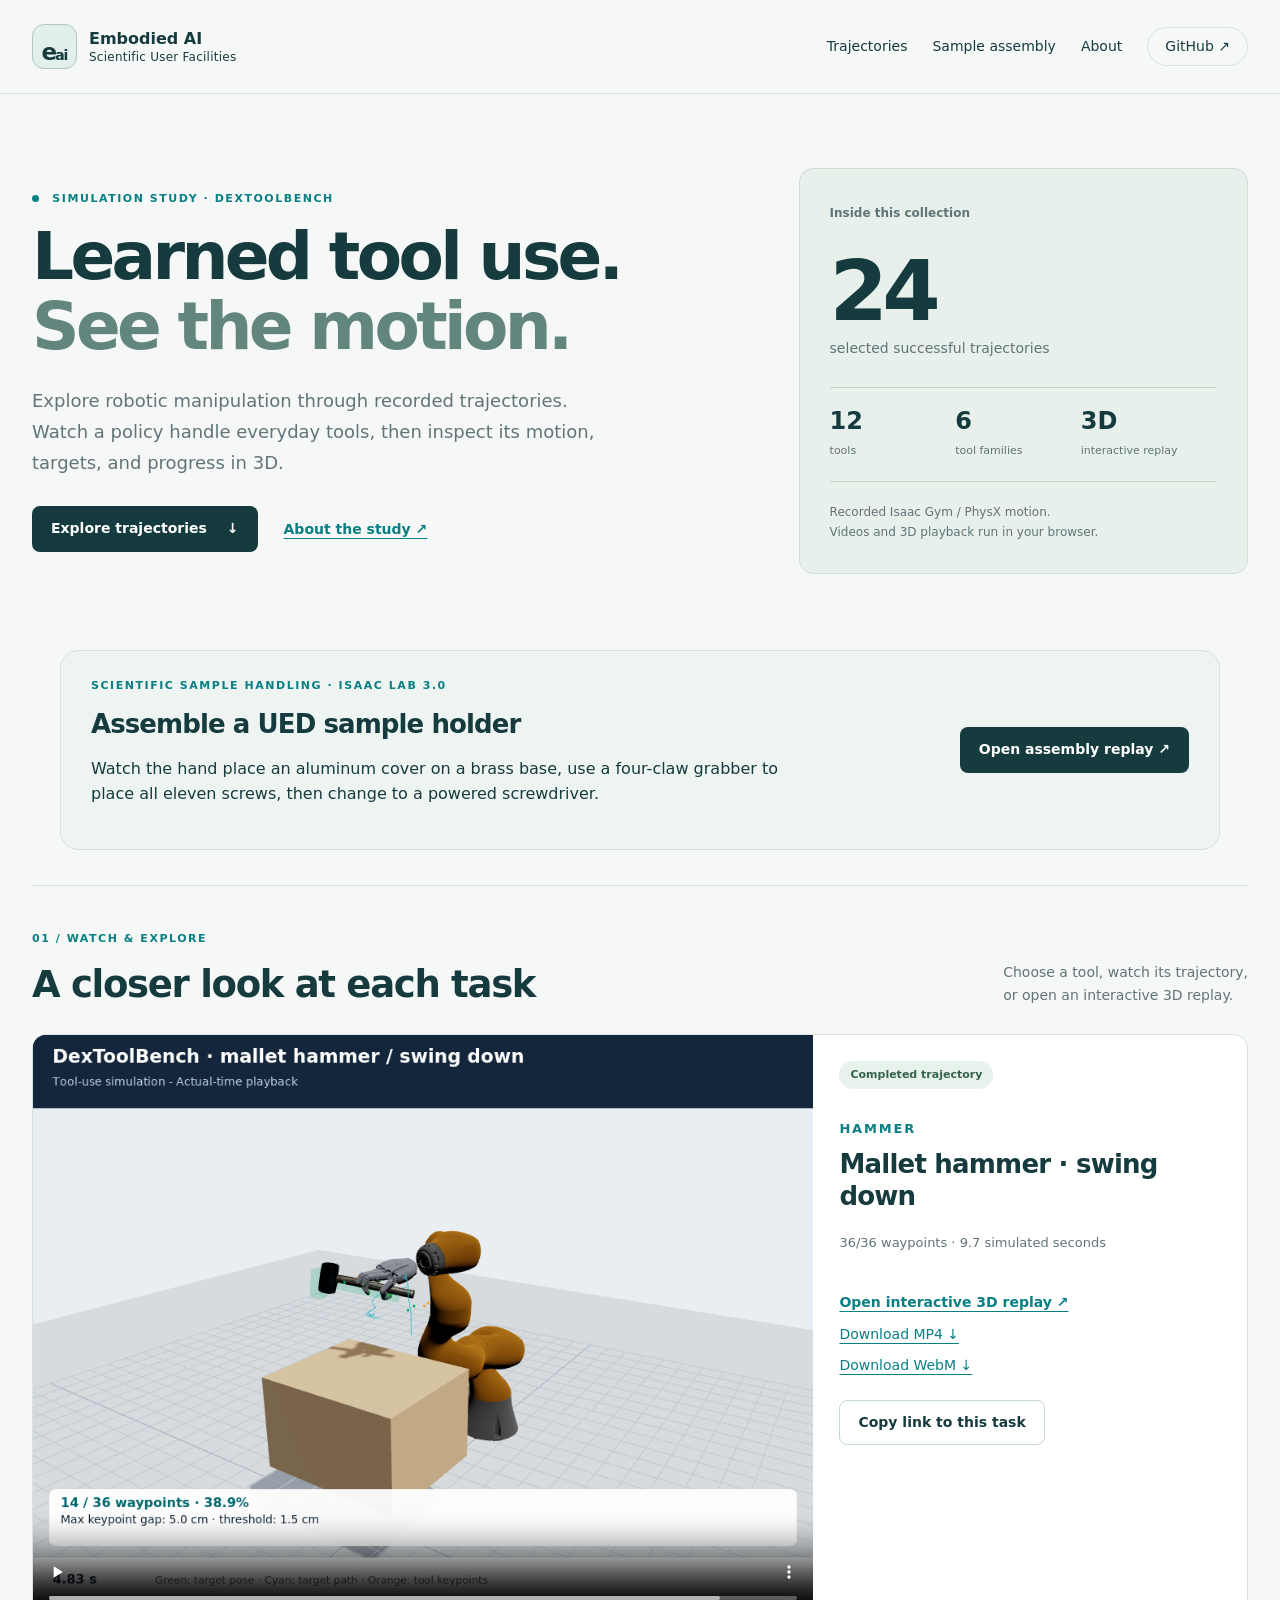
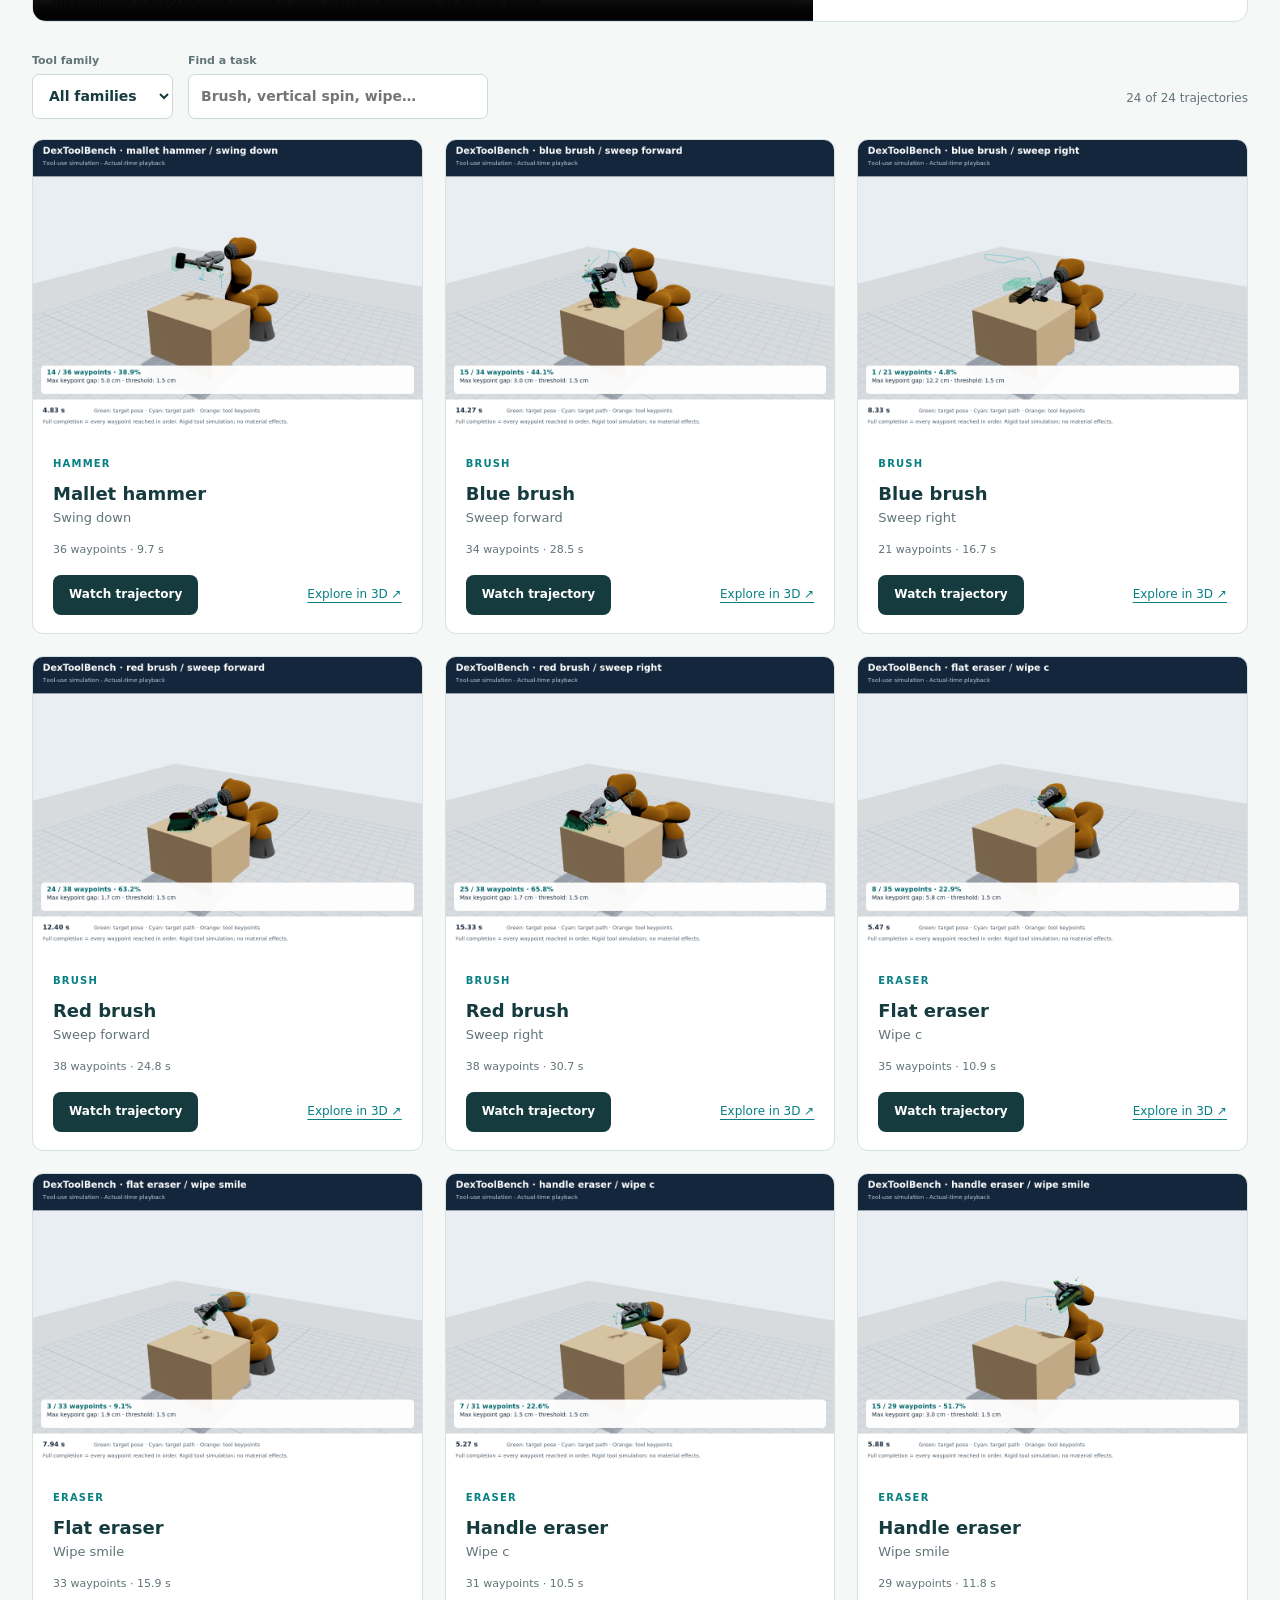
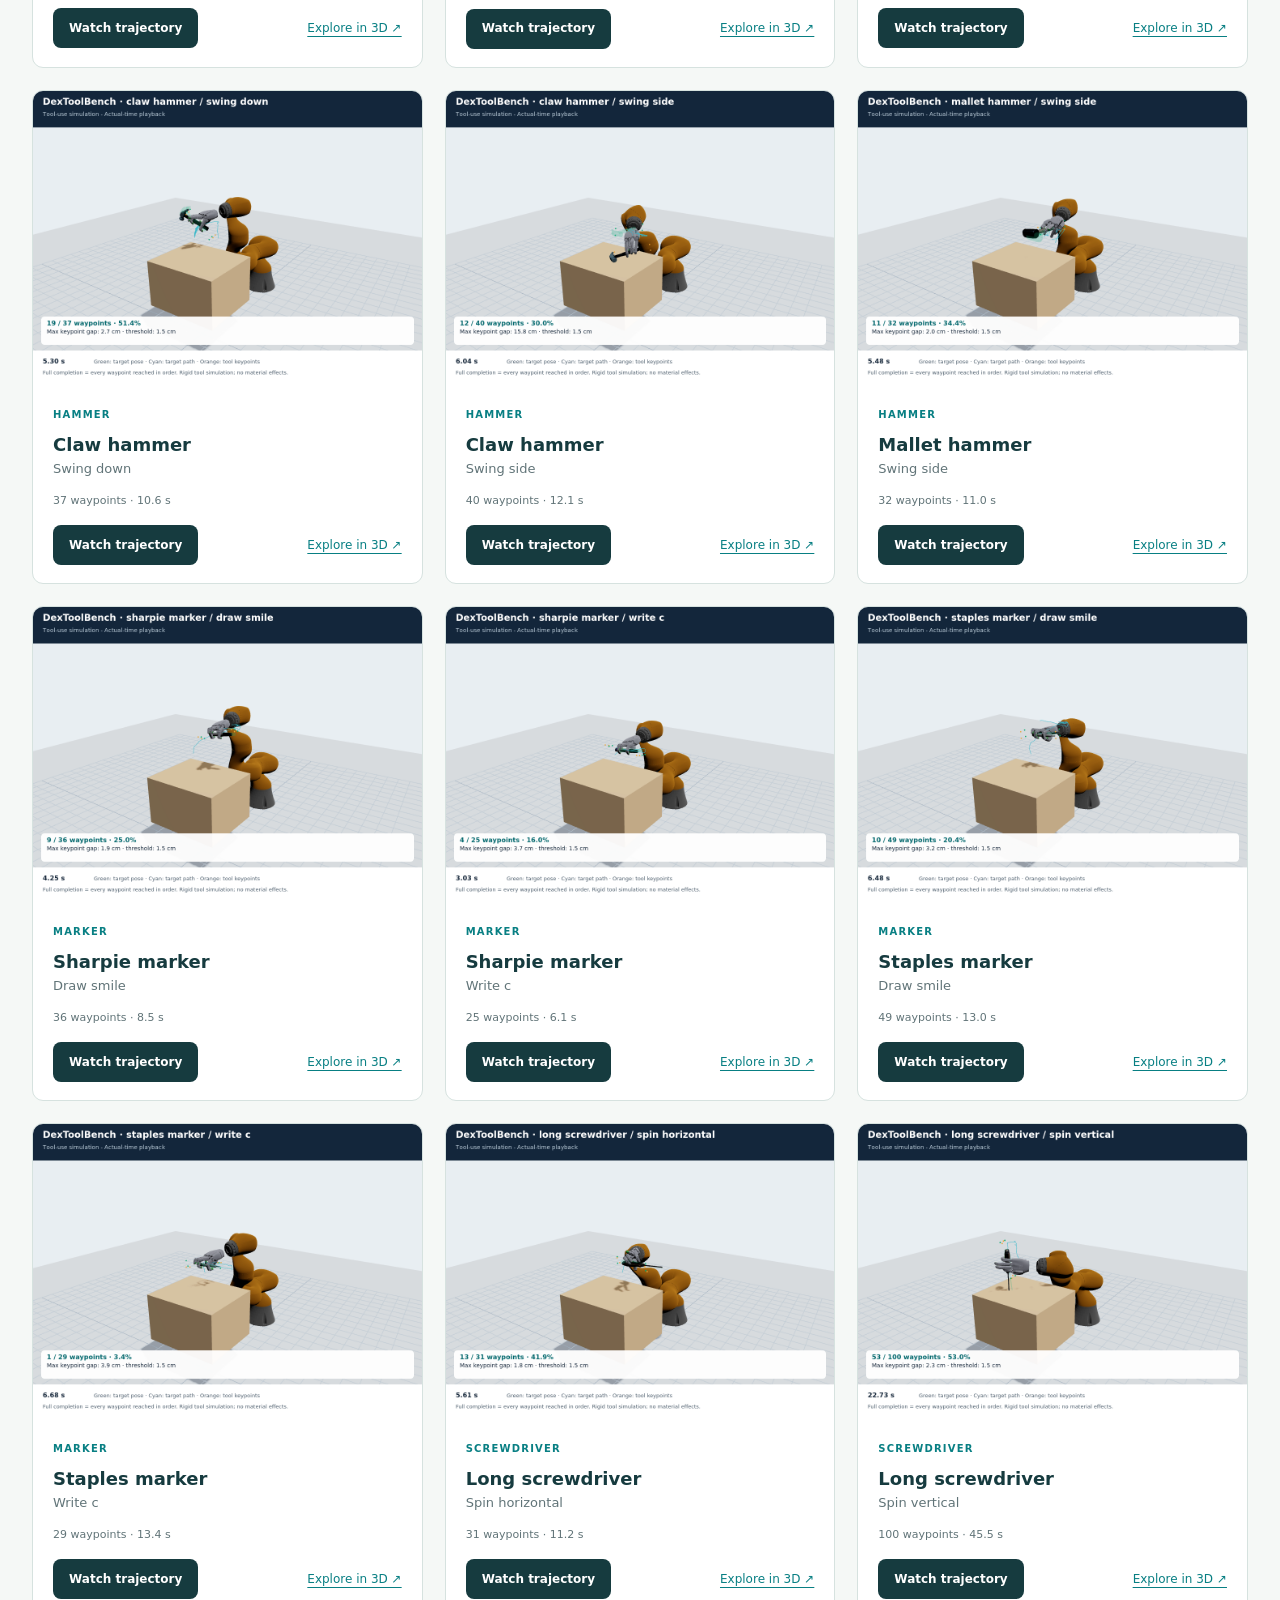
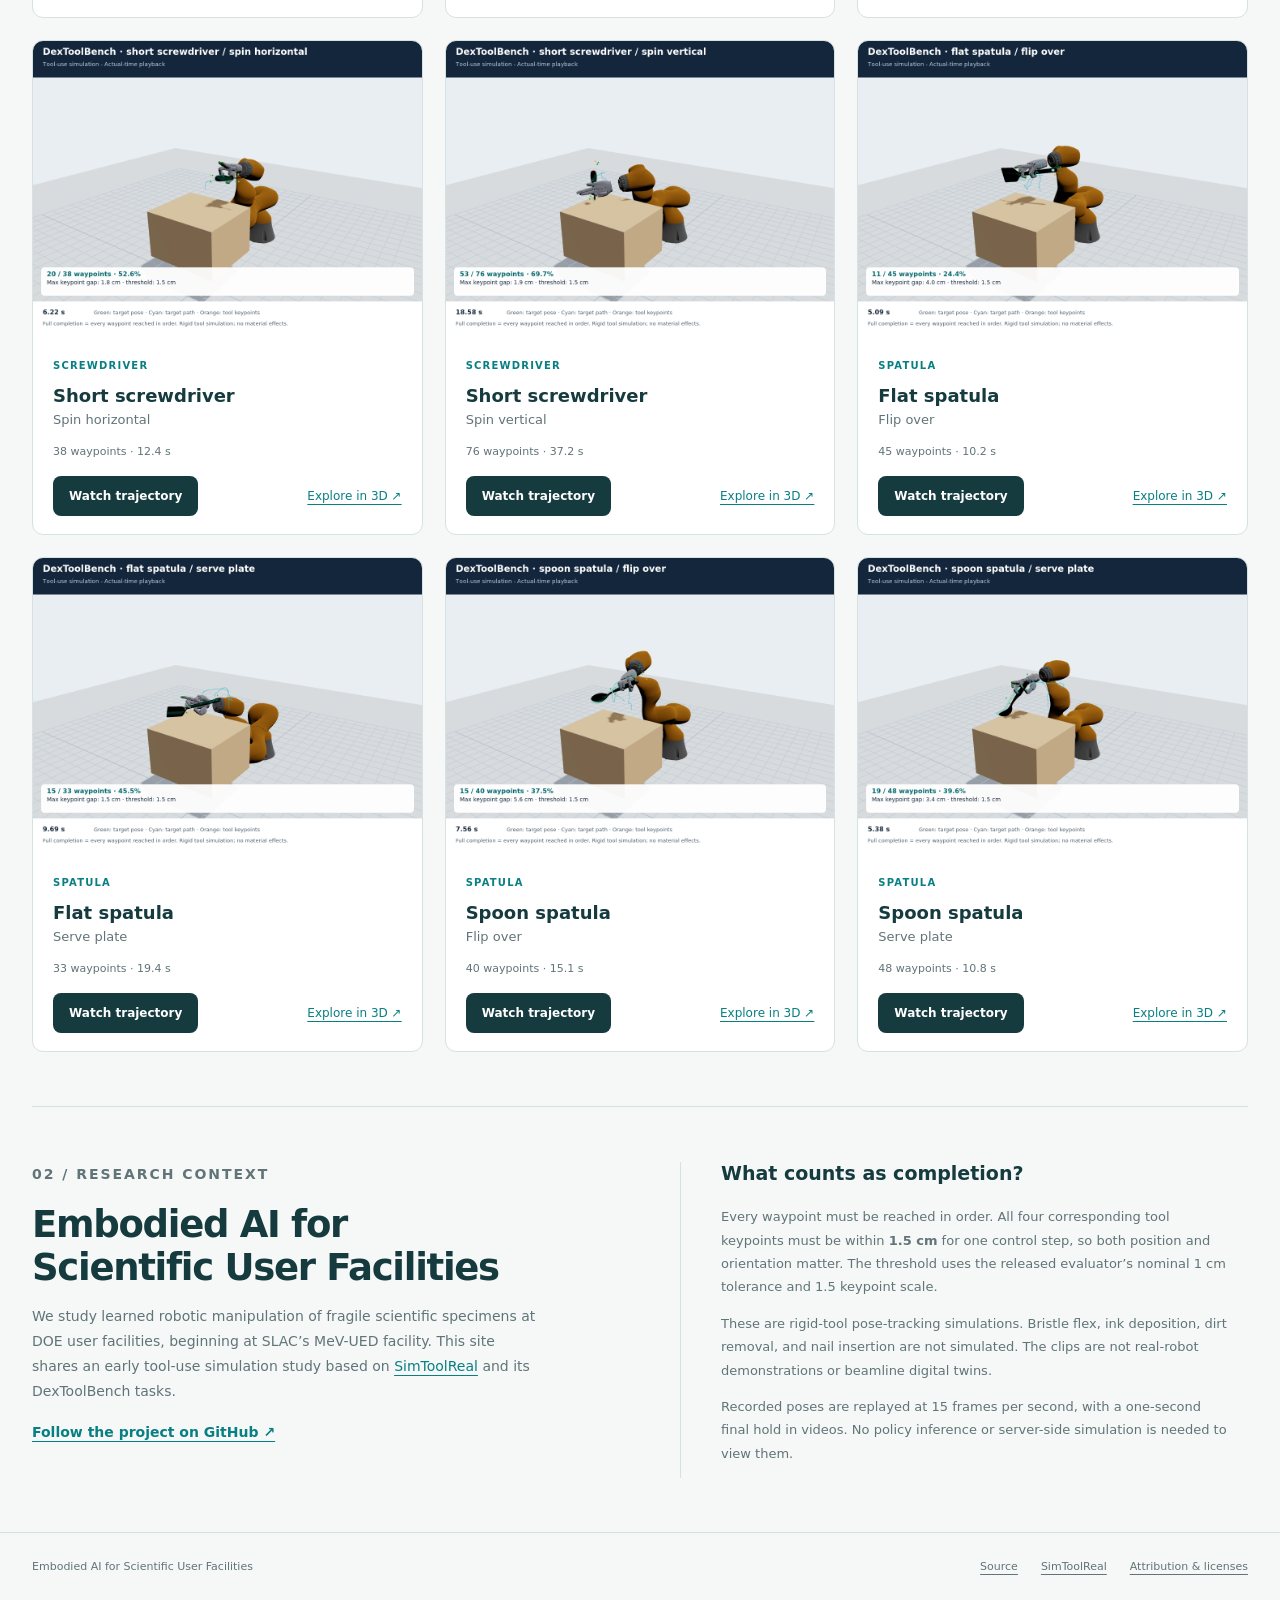
<file: demo/index.html>
<!doctype html>
<html lang="en">
<head>
  <meta charset="utf-8">
  <meta name="viewport" content="width=device-width, initial-scale=1">
  <meta name="description" content="Explore 24 recorded robotic tool-use trajectories, interactive 3D replays from Embodied AI for Scientific User Facilities.">
  <meta name="theme-color" content="#123e42">
  <meta property="og:type" content="website">
  <meta property="og:title" content="Robotic tool-use trajectories · Embodied AI">
  <meta property="og:description" content="Watch 24 selected successful tool-use trajectories and explore the recorded motion in 3D.">
  <meta property="og:url" content="https://fuhaoji.github.io/embodied-ai-suf/demo/">
  <meta property="og:image" content="https://fuhaoji.github.io/embodied-ai-suf/demo/media/posters/hammer__mallet_hammer__swing_down.png">
  <meta property="og:image:alt" content="Simulated robot swinging a mallet hammer downward">
  <title>Tool-use trajectories · Embodied AI for Scientific User Facilities</title>
  <link rel="icon" href="favicon.svg" type="image/svg+xml">
  <link rel="stylesheet" href="style.css">
  <script src="gallery.js" defer></script>
</head>
<body>
<a class="skip" href="#trajectories">Skip to trajectories</a>
<header class="site-header">
  <a class="brand" href="./"><span class="brand-mark" aria-hidden="true">e<span>ai</span></span><span>Embodied AI<span class="brand-sub">Scientific User Facilities</span></span></a>
  <nav aria-label="Main navigation"><a href="#trajectories">Trajectories</a><a href="assembly/">Sample assembly</a><a href="#about">About</a><a class="repo-link" href="https://github.com/fuhaoji/embodied-ai-suf">GitHub ↗</a></nav>
</header>
<main>
  <section class="hero" aria-labelledby="hero-title">
    <div><p class="eyebrow"><span class="live-dot"></span> Simulation study · DexToolBench</p>
    <h1 id="hero-title">Learned tool use.<br><span>See the motion.</span></h1>
    <p class="hero-copy">Explore robotic manipulation through recorded trajectories. Watch a policy handle everyday tools, then inspect its motion, targets, and progress in 3D.</p>
    <div class="hero-actions"><a class="button primary" href="#trajectories">Explore trajectories <span aria-hidden="true">↓</span></a><a class="text-link" href="#about">About the study ↗</a></div></div>
    <aside class="study-card" aria-label="Collection overview"><span class="small-label">Inside this collection</span><div class="study-number">24<span>selected successful trajectories</span></div><div class="study-grid"><div><b>12</b><span>tools</span></div><div><b>6</b><span>tool families</span></div><div><b>3D</b><span>interactive replay</span></div></div><p>Recorded Isaac Gym / PhysX motion.<br>Videos and 3D playback run in your browser.</p></aside>
  </section>

  <aside class="assembly-feature"><div><p class="eyebrow">Scientific sample handling · Isaac Lab 3.0</p><h2>Assemble a UED sample holder</h2><p>Watch the hand place an aluminum cover on a brass base, use a four-claw grabber to place all eleven screws, then change to a powered screwdriver.</p></div><a class="button primary" href="assembly/">Open assembly replay ↗</a></aside>

  <section id="trajectories" class="section" aria-labelledby="trajectory-title">
    <div class="section-heading"><div><p class="eyebrow">01 / Watch & explore</p><h2 id="trajectory-title">A closer look at each task</h2></div><p>Choose a tool, watch its trajectory,<br>or open an interactive 3D replay.</p></div>
    <p id="error" class="error" role="alert"></p>
    <section id="player" class="player" aria-labelledby="player-title" hidden>
      <div class="video-wrap"><video controls playsinline muted preload="metadata" aria-label="Selected robotic tool-use trajectory"></video></div>
      <div class="player-details"><span class="pill">Completed trajectory</span><p id="player-category" class="eyebrow"></p><h3 id="player-title"></h3><p id="player-meta" class="muted"></p><p id="loading" class="muted" role="status" aria-live="polite"></p><button id="manual-play" class="button primary" hidden>Play video</button><div id="player-links" class="player-links"></div><button id="copy-link" class="button secondary" type="button">Copy link to this task</button><label id="share-fallback" hidden>Share this task<input id="share-url" readonly aria-label="Task share link"></label><p id="copy-status" class="muted" role="status" aria-live="polite"></p></div>
    </section>
    <div class="toolbar"><div class="filters"><label>Tool family<select id="filter"><option value="all">All families</option></select></label><label class="search-label">Find a task<input id="search" type="search" placeholder="Brush, vertical spin, wipe…"></label></div><p id="counter" role="status" aria-live="polite">Loading collection…</p></div>
    <div id="cards" class="cards"></div><p id="empty" class="empty" hidden>No matching tasks. Try another tool or motion.</p>

  </section>

  <section id="about" class="section about" aria-labelledby="about-title"><div><p class="eyebrow">02 / Research context</p><h2 id="about-title">Embodied AI for<br>Scientific User Facilities</h2><p>We study learned robotic manipulation of fragile scientific specimens at DOE user facilities, beginning at SLAC’s MeV-UED facility. This site shares an early tool-use simulation study based on <a href="https://simtoolreal.github.io/">SimToolReal</a> and its DexToolBench tasks.</p><a class="text-link" href="https://github.com/fuhaoji/embodied-ai-suf">Follow the project on GitHub ↗</a></div><div class="method-card"><h3>What counts as completion?</h3><p>Every waypoint must be reached in order. All four corresponding tool keypoints must be within <b>1.5 cm</b> for one control step, so both position and orientation matter. The threshold uses the released evaluator’s nominal 1 cm tolerance and 1.5 keypoint scale.</p><p>These are rigid-tool pose-tracking simulations. Bristle flex, ink deposition, dirt removal, and nail insertion are not simulated. The clips are not real-robot demonstrations or beamline digital twins.</p><p>Recorded poses are replayed at 15 frames per second, with a one-second final hold in videos. No policy inference or server-side simulation is needed to view them.</p></div></section>
</main>
<footer><span>Embodied AI for Scientific User Facilities</span><div><a href="https://github.com/fuhaoji/embodied-ai-suf">Source</a><a href="https://simtoolreal.github.io/">SimToolReal</a><a href="notices.html">Attribution & licenses</a></div></footer>
<noscript><p class="noscript">Enable JavaScript to browse the trajectory collection and interactive replays.</p></noscript>
</body></html>
</file>
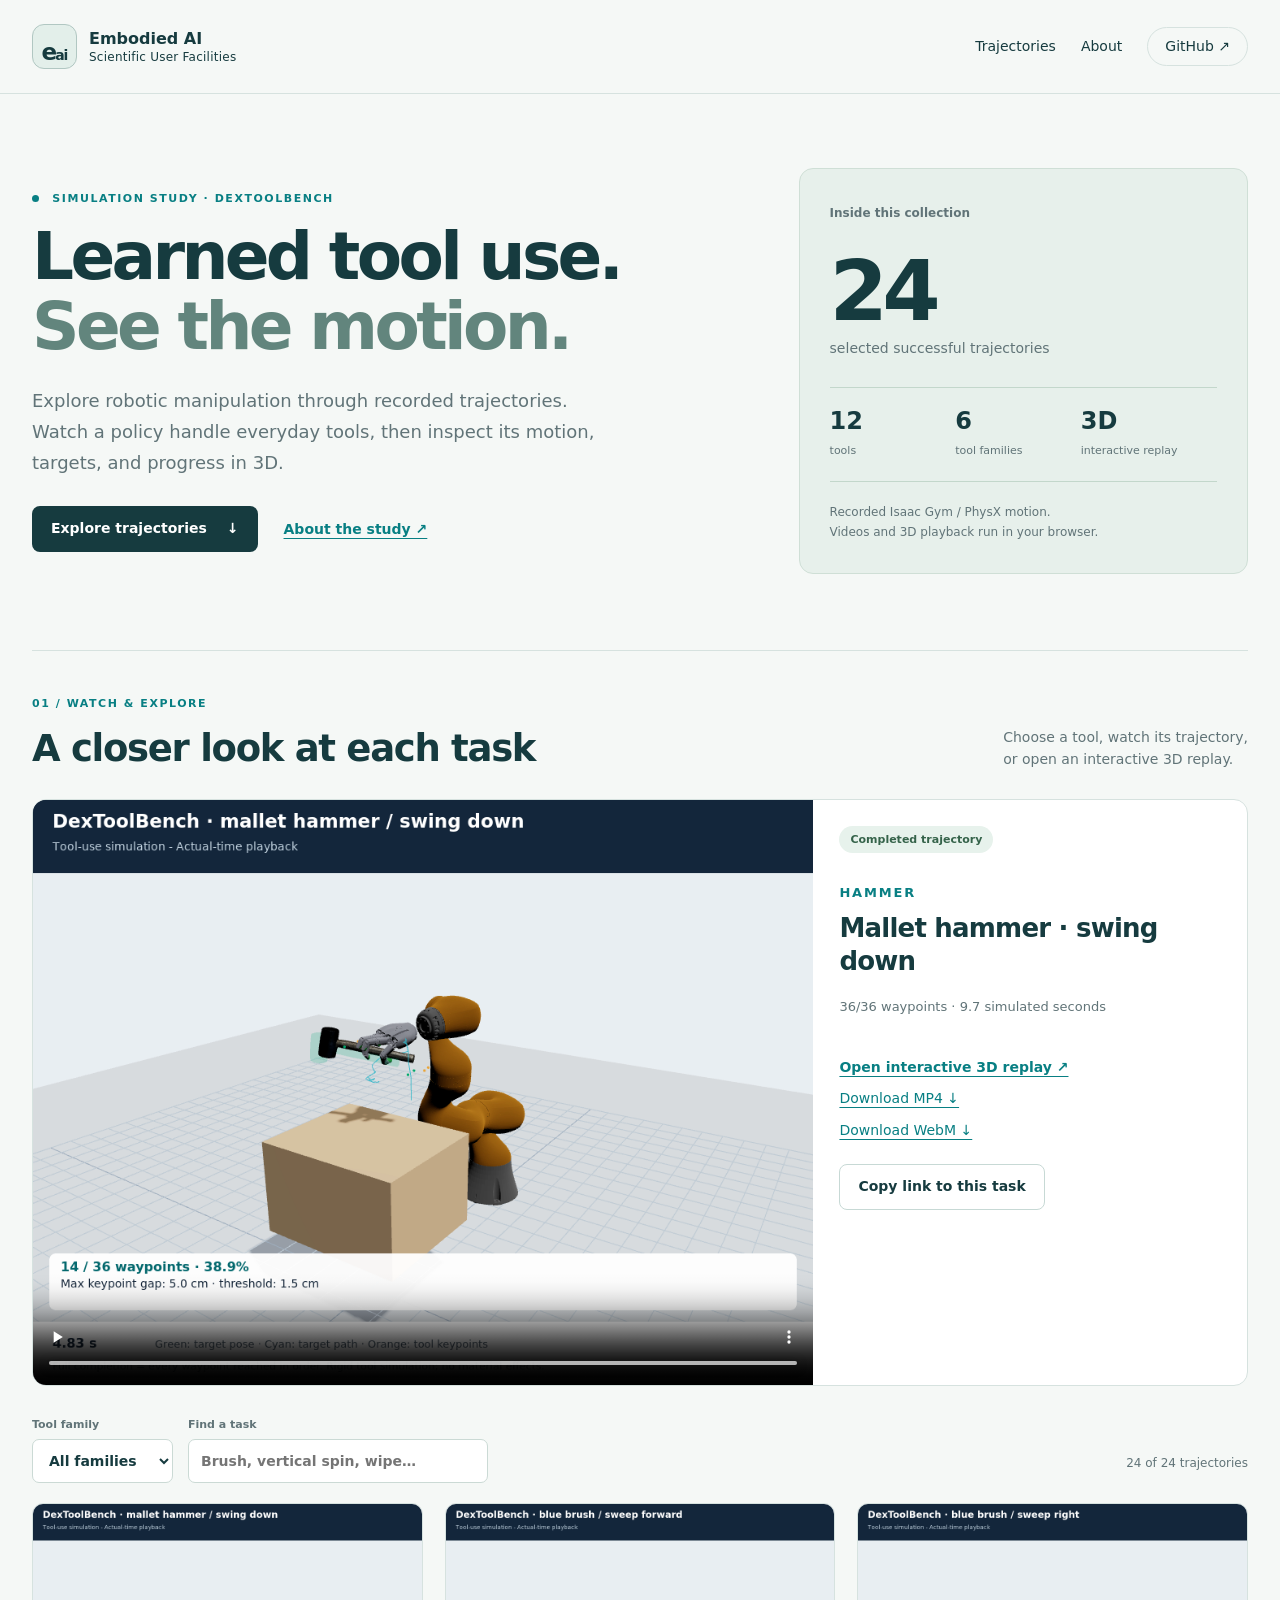
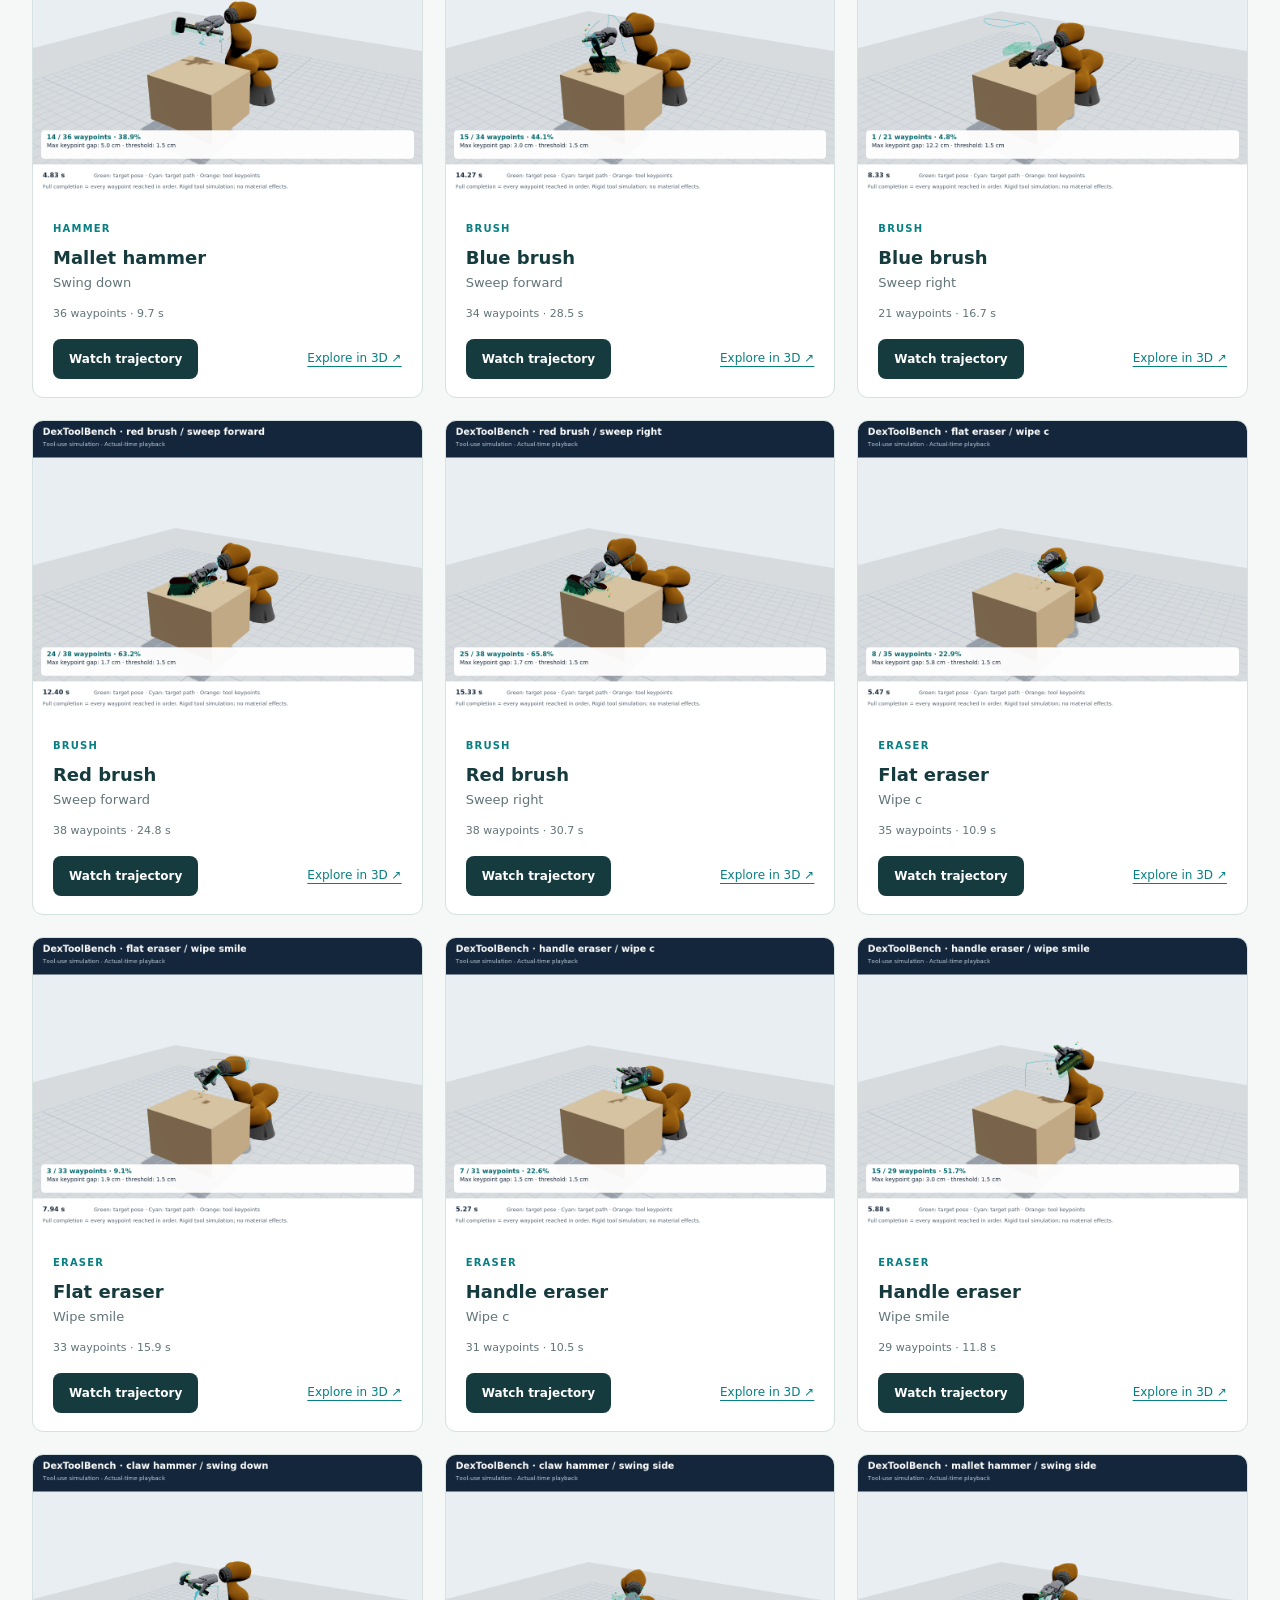
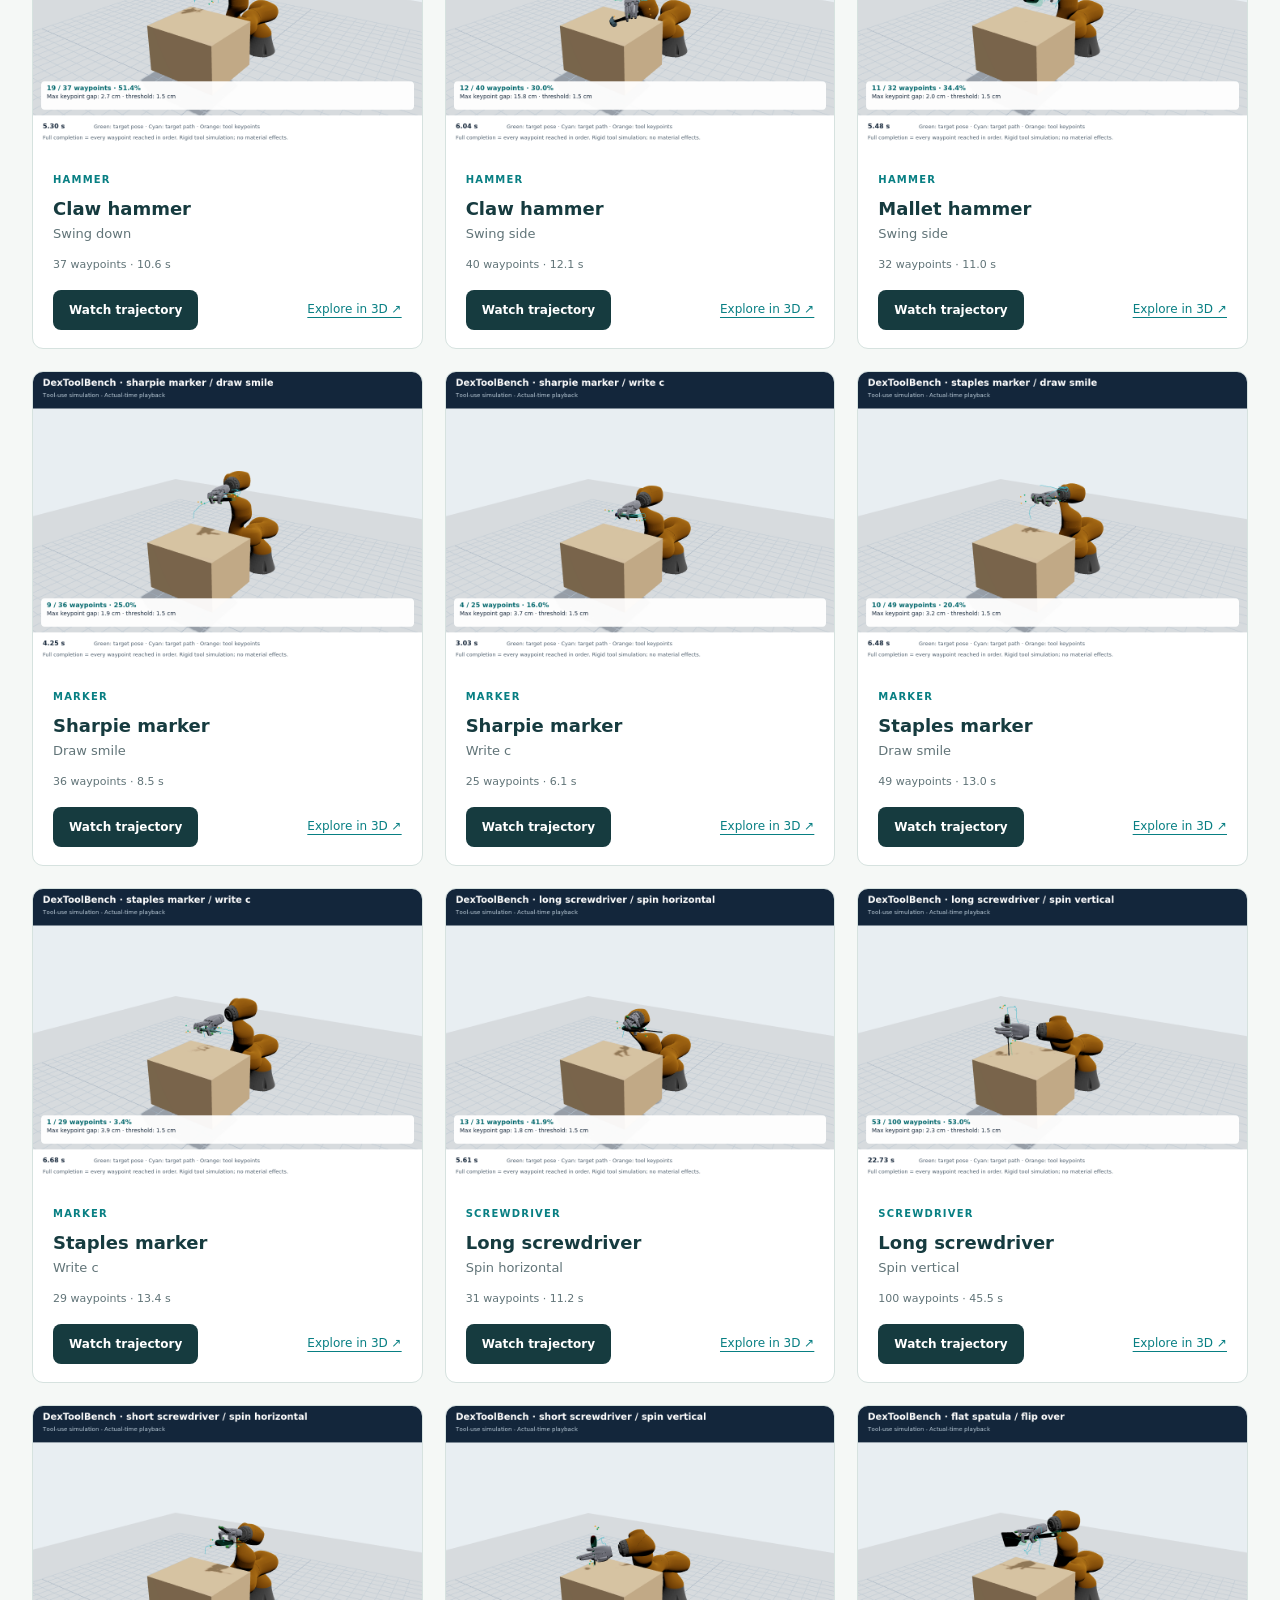
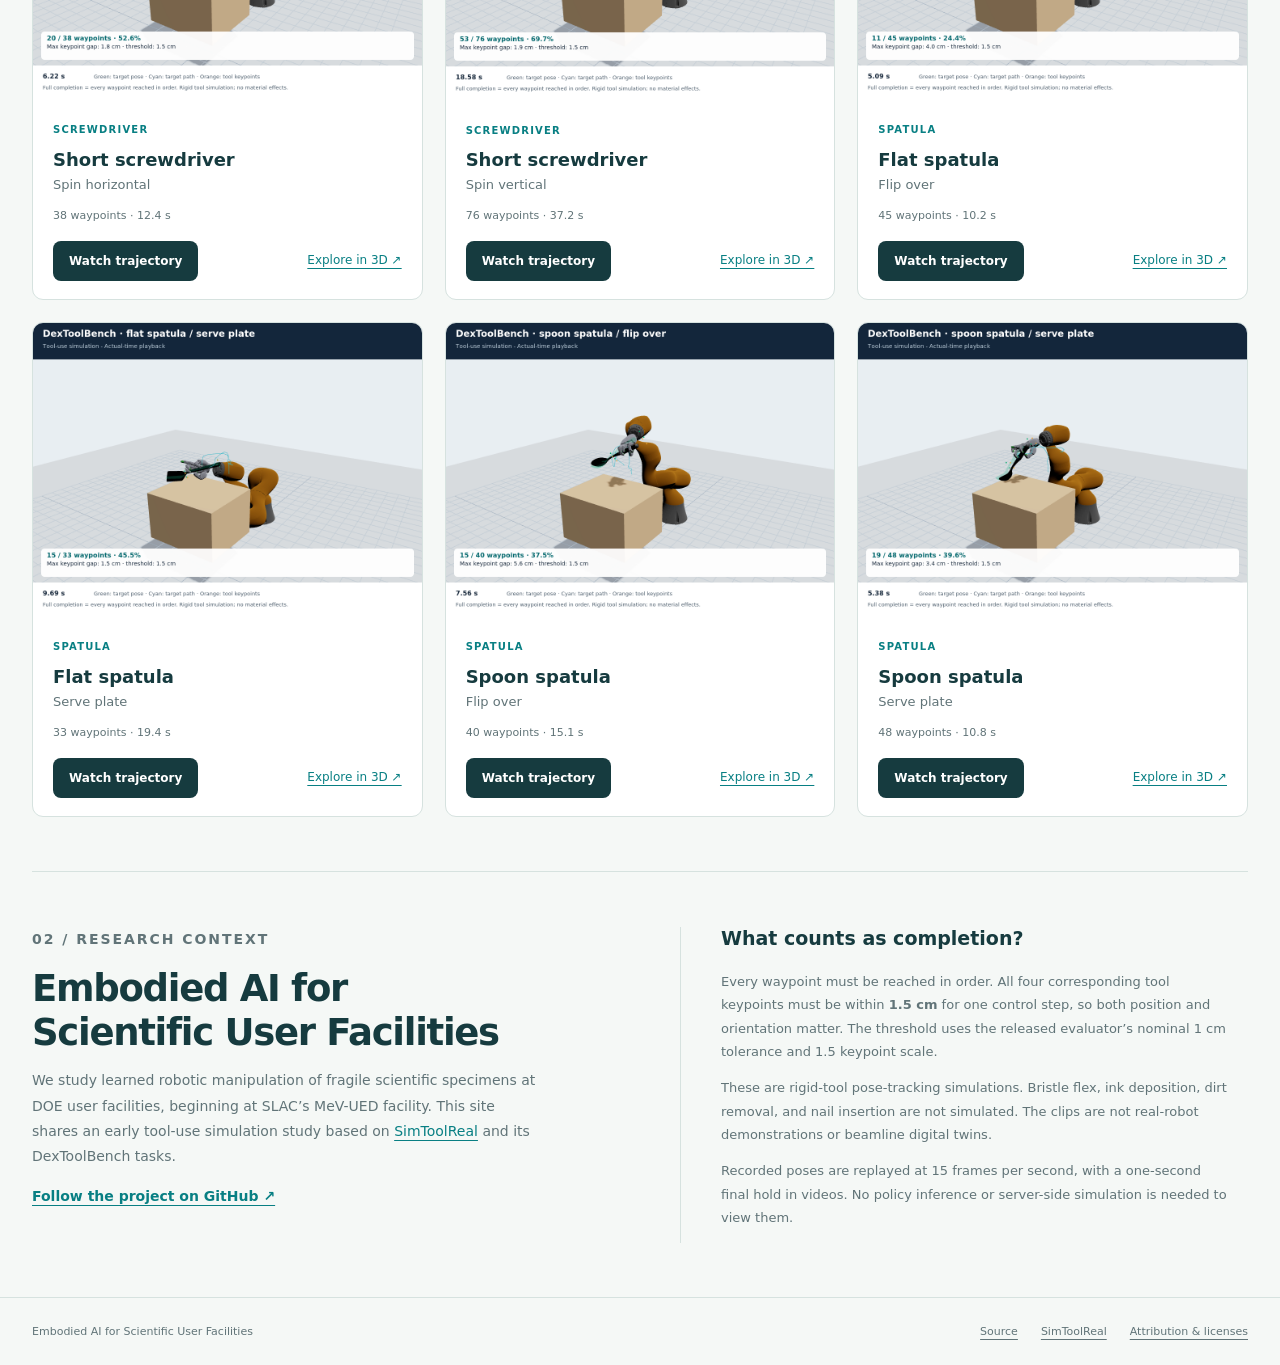
<file: docs/index.html>
<!doctype html>
<html lang="en">
<head>
  <meta charset="utf-8">
  <meta name="viewport" content="width=device-width, initial-scale=1">
  <meta name="description" content="Explore 24 recorded robotic tool-use trajectories, interactive 3D replays from Embodied AI for Scientific User Facilities.">
  <meta name="theme-color" content="#123e42">
  <meta property="og:type" content="website">
  <meta property="og:title" content="Robotic tool-use trajectories · Embodied AI">
  <meta property="og:description" content="Watch 24 selected successful tool-use trajectories and explore the recorded motion in 3D.">
  <meta property="og:url" content="https://fuhaoji.github.io/embodied-ai-suf/">
  <meta property="og:image" content="https://fuhaoji.github.io/embodied-ai-suf/media/posters/hammer__mallet_hammer__swing_down.png">
  <meta property="og:image:alt" content="Simulated robot swinging a mallet hammer downward">
  <title>Tool-use trajectories · Embodied AI for Scientific User Facilities</title>
  <link rel="icon" href="favicon.svg" type="image/svg+xml">
  <link rel="stylesheet" href="style.css">
  <script src="gallery.js" defer></script>
</head>
<body>
<a class="skip" href="#trajectories">Skip to trajectories</a>
<header class="site-header">
  <a class="brand" href="./"><span class="brand-mark" aria-hidden="true">e<span>ai</span></span><span>Embodied AI<span class="brand-sub">Scientific User Facilities</span></span></a>
  <nav aria-label="Main navigation"><a href="#trajectories">Trajectories</a><a href="#about">About</a><a class="repo-link" href="https://github.com/fuhaoji/embodied-ai-suf">GitHub ↗</a></nav>
</header>
<main>
  <section class="hero" aria-labelledby="hero-title">
    <div><p class="eyebrow"><span class="live-dot"></span> Simulation study · DexToolBench</p>
    <h1 id="hero-title">Learned tool use.<br><span>See the motion.</span></h1>
    <p class="hero-copy">Explore robotic manipulation through recorded trajectories. Watch a policy handle everyday tools, then inspect its motion, targets, and progress in 3D.</p>
    <div class="hero-actions"><a class="button primary" href="#trajectories">Explore trajectories <span aria-hidden="true">↓</span></a><a class="text-link" href="#about">About the study ↗</a></div></div>
    <aside class="study-card" aria-label="Collection overview"><span class="small-label">Inside this collection</span><div class="study-number">24<span>selected successful trajectories</span></div><div class="study-grid"><div><b>12</b><span>tools</span></div><div><b>6</b><span>tool families</span></div><div><b>3D</b><span>interactive replay</span></div></div><p>Recorded Isaac Gym / PhysX motion.<br>Videos and 3D playback run in your browser.</p></aside>
  </section>

  <section id="trajectories" class="section" aria-labelledby="trajectory-title">
    <div class="section-heading"><div><p class="eyebrow">01 / Watch & explore</p><h2 id="trajectory-title">A closer look at each task</h2></div><p>Choose a tool, watch its trajectory,<br>or open an interactive 3D replay.</p></div>
    <p id="error" class="error" role="alert"></p>
    <section id="player" class="player" aria-labelledby="player-title" hidden>
      <div class="video-wrap"><video controls playsinline muted preload="metadata" aria-label="Selected robotic tool-use trajectory"></video></div>
      <div class="player-details"><span class="pill">Completed trajectory</span><p id="player-category" class="eyebrow"></p><h3 id="player-title"></h3><p id="player-meta" class="muted"></p><p id="loading" class="muted" role="status" aria-live="polite"></p><button id="manual-play" class="button primary" hidden>Play video</button><div id="player-links" class="player-links"></div><button id="copy-link" class="button secondary" type="button">Copy link to this task</button><label id="share-fallback" hidden>Share this task<input id="share-url" readonly aria-label="Task share link"></label><p id="copy-status" class="muted" role="status" aria-live="polite"></p></div>
    </section>
    <div class="toolbar"><div class="filters"><label>Tool family<select id="filter"><option value="all">All families</option></select></label><label class="search-label">Find a task<input id="search" type="search" placeholder="Brush, vertical spin, wipe…"></label></div><p id="counter" role="status" aria-live="polite">Loading collection…</p></div>
    <div id="cards" class="cards"></div><p id="empty" class="empty" hidden>No matching tasks. Try another tool or motion.</p>

  </section>

  <section id="about" class="section about" aria-labelledby="about-title"><div><p class="eyebrow">02 / Research context</p><h2 id="about-title">Embodied AI for<br>Scientific User Facilities</h2><p>We study learned robotic manipulation of fragile scientific specimens at DOE user facilities, beginning at SLAC’s MeV-UED facility. This site shares an early tool-use simulation study based on <a href="https://simtoolreal.github.io/">SimToolReal</a> and its DexToolBench tasks.</p><a class="text-link" href="https://github.com/fuhaoji/embodied-ai-suf">Follow the project on GitHub ↗</a></div><div class="method-card"><h3>What counts as completion?</h3><p>Every waypoint must be reached in order. All four corresponding tool keypoints must be within <b>1.5 cm</b> for one control step, so both position and orientation matter. The threshold uses the released evaluator’s nominal 1 cm tolerance and 1.5 keypoint scale.</p><p>These are rigid-tool pose-tracking simulations. Bristle flex, ink deposition, dirt removal, and nail insertion are not simulated. The clips are not real-robot demonstrations or beamline digital twins.</p><p>Recorded poses are replayed at 15 frames per second, with a one-second final hold in videos. No policy inference or server-side simulation is needed to view them.</p></div></section>
</main>
<footer><span>Embodied AI for Scientific User Facilities</span><div><a href="https://github.com/fuhaoji/embodied-ai-suf">Source</a><a href="https://simtoolreal.github.io/">SimToolReal</a><a href="notices.html">Attribution & licenses</a></div></footer>
<noscript><p class="noscript">Enable JavaScript to browse the trajectory collection and interactive replays.</p></noscript>
</body></html>
</file>
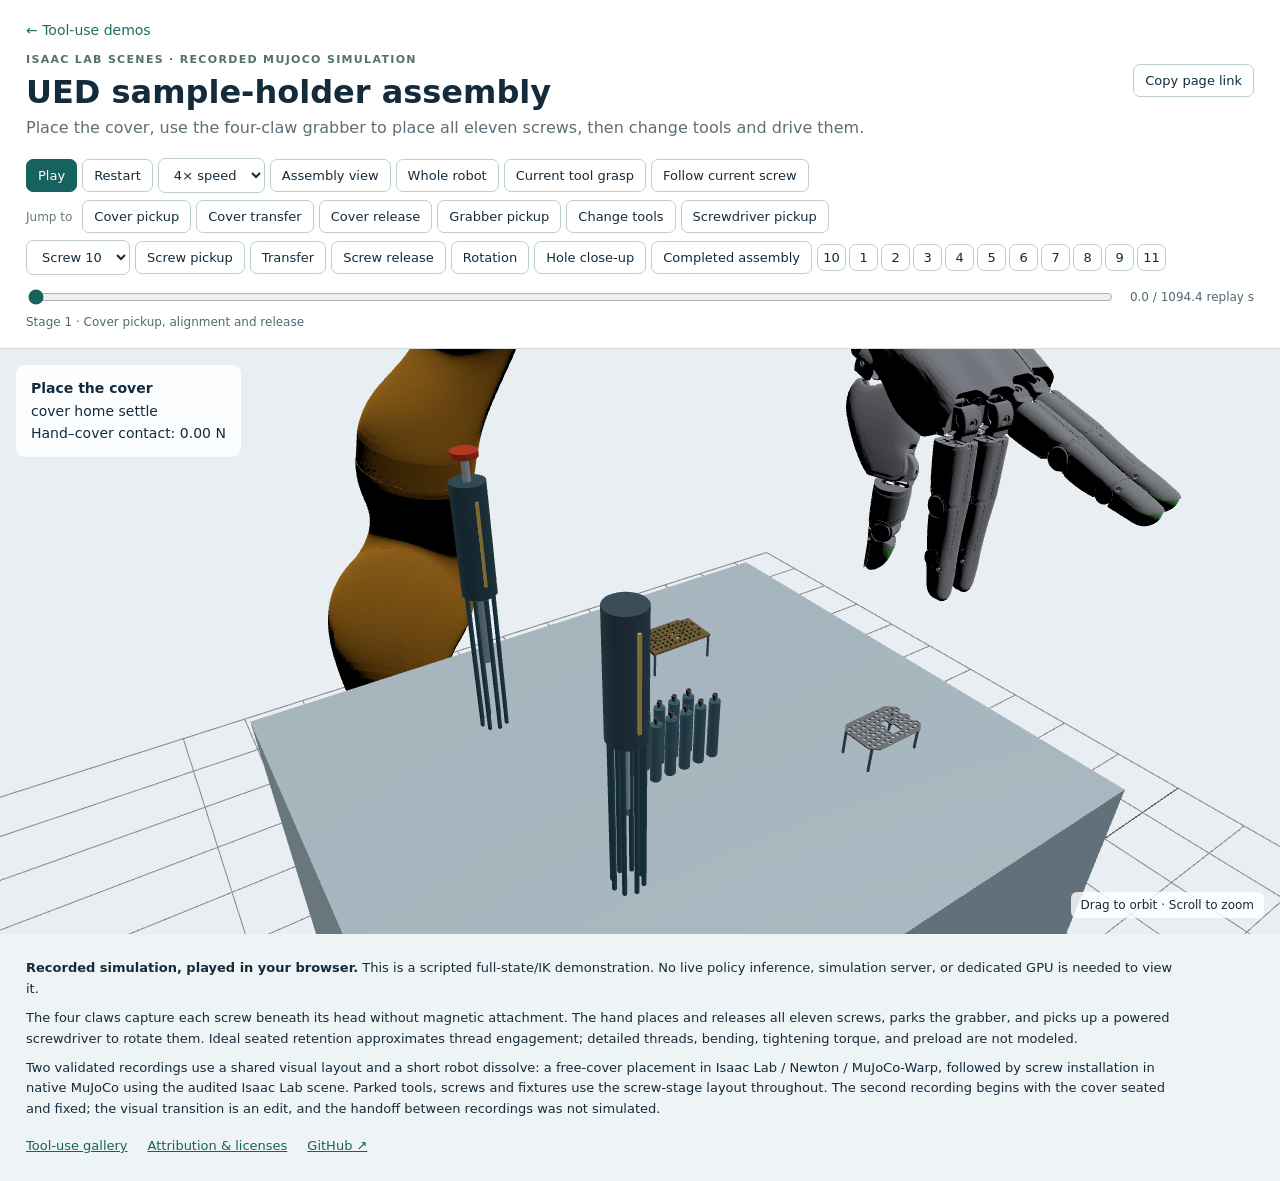
<file: demo/assembly/index.html>
<!doctype html>
<html lang="en"><head>
<meta charset="utf-8"><meta name="viewport" content="width=device-width,initial-scale=1">
<title>Sample-holder assembly · Embodied AI</title>
<meta name="description" content="An interactive 3D simulation replay: place the aluminum cover on a brass UED sample holder, then place eleven screws with a four-claw grabber and drive them with a powered screwdriver.">
<meta property="og:type" content="website"><meta property="og:title" content="UED sample-holder assembly · Embodied AI">
<meta property="og:description" content="Watch cover placement and eleven screw installations in an interactive 3D replay. Runs in your browser.">
<meta property="og:url" content="https://fuhaoji.github.io/embodied-ai-suf/demo/assembly/">
<meta property="og:image" content="https://fuhaoji.github.io/embodied-ai-suf/demo/assembly/assets/preview.png">
<link rel="icon" href="../favicon.svg" type="image/svg+xml"><link rel="stylesheet" href="style.css?v=shared-scene-3">
<script type="importmap">{"imports":{"three":"../replay/vendor/three.module.js"}}</script>
</head><body>
<a class="skip" href="#view">Skip to 3D replay</a>
<header>
<div class="heading"><div><a class="back" href="../">← Tool-use demos</a><p class="eyebrow">Isaac Lab scenes · Recorded MuJoCo simulation</p><h1>UED sample-holder assembly</h1><p class="intro">Place the cover, use the four-claw grabber to place all eleven screws, then change tools and drive them.</p></div><div class="share"><button id="copyLink">Copy page link</button><span id="shareStatus" role="status"></span></div></div>
<div class="controls" aria-label="Playback"><button id="play" class="primary">Play</button><button id="reset">Restart</button><select id="speed" aria-label="Playback speed"><option value="1">1× speed</option><option value="2">2× speed</option><option value="4" selected>4× speed</option><option value="8">8× speed</option></select><button id="assembly">Assembly view</button><button id="whole">Whole robot</button><button id="close">Current tool grasp</button><button id="pickup">Follow current screw</button></div>
<div class="controls" aria-label="Assembly stages"><span class="label">Jump to</span><button id="coverPickup">Cover pickup</button><button id="coverCarry">Cover transfer</button><button id="coverRelease">Cover release</button><button id="toolPickup">Grabber pickup</button><button id="changeTool">Change tools</button><button id="driverPickup">Screwdriver pickup</button></div>
<div class="controls" aria-label="Screw stages"><select id="screw" aria-label="Screw"></select><button id="picking">Screw pickup</button><button id="carrying">Transfer</button><button id="releasing">Screw release</button><button id="driving">Rotation</button><button id="socket">Hole close-up</button><button id="finishing">Completed assembly</button><span id="progress" aria-label="Installed screws"></span></div>
<div class="timeline"><input id="seek" type="range" min="0" max="1" step=".001" value="0" aria-label="Timeline"><span id="clock"></span></div><p id="chapter" class="chapter-note">Two recorded stages · Cover placement → Screw installation</p><div id="error" role="alert"></div>
</header>
<main><div id="view" aria-label="Interactive recorded 3D assembly"><div id="metrics" role="status">Loading the recorded assembly…</div><div id="transition" hidden><strong>Cover placed → Screw installation</strong><span>Replay dissolve between recordings</span></div><span class="orbit-hint">Drag to orbit · Scroll to zoom</span></div></main>
<footer><p><strong>Recorded simulation, played in your browser.</strong> This is a scripted full-state/IK demonstration. No live policy inference, simulation server, or dedicated GPU is needed to view it.</p><p>The four claws capture each screw beneath its head without magnetic attachment. The hand places and releases all eleven screws, parks the grabber, and picks up a powered screwdriver to rotate them. Ideal seated retention approximates thread engagement; detailed threads, bending, tightening torque, and preload are not modeled.</p><p>Two validated recordings use a shared visual layout and a short robot dissolve: a free-cover placement in Isaac Lab / Newton / MuJoCo-Warp, followed by screw installation in native MuJoCo using the audited Isaac Lab scene. Parked tools, screws and fixtures use the screw-stage layout throughout. The second recording begins with the cover seated and fixed; the visual transition is an edit, and the handoff between recordings was not simulated.</p><nav><a href="../">Tool-use gallery</a><a href="../notices.html">Attribution &amp; licenses</a><a href="https://github.com/fuhaoji/embodied-ai-suf">GitHub ↗</a></nav></footer>
<noscript><p>Enable JavaScript to view the interactive recording.</p></noscript>
<script type="module" src="viewer.js?v=shared-scene-3"></script>
</body></html>
</file>
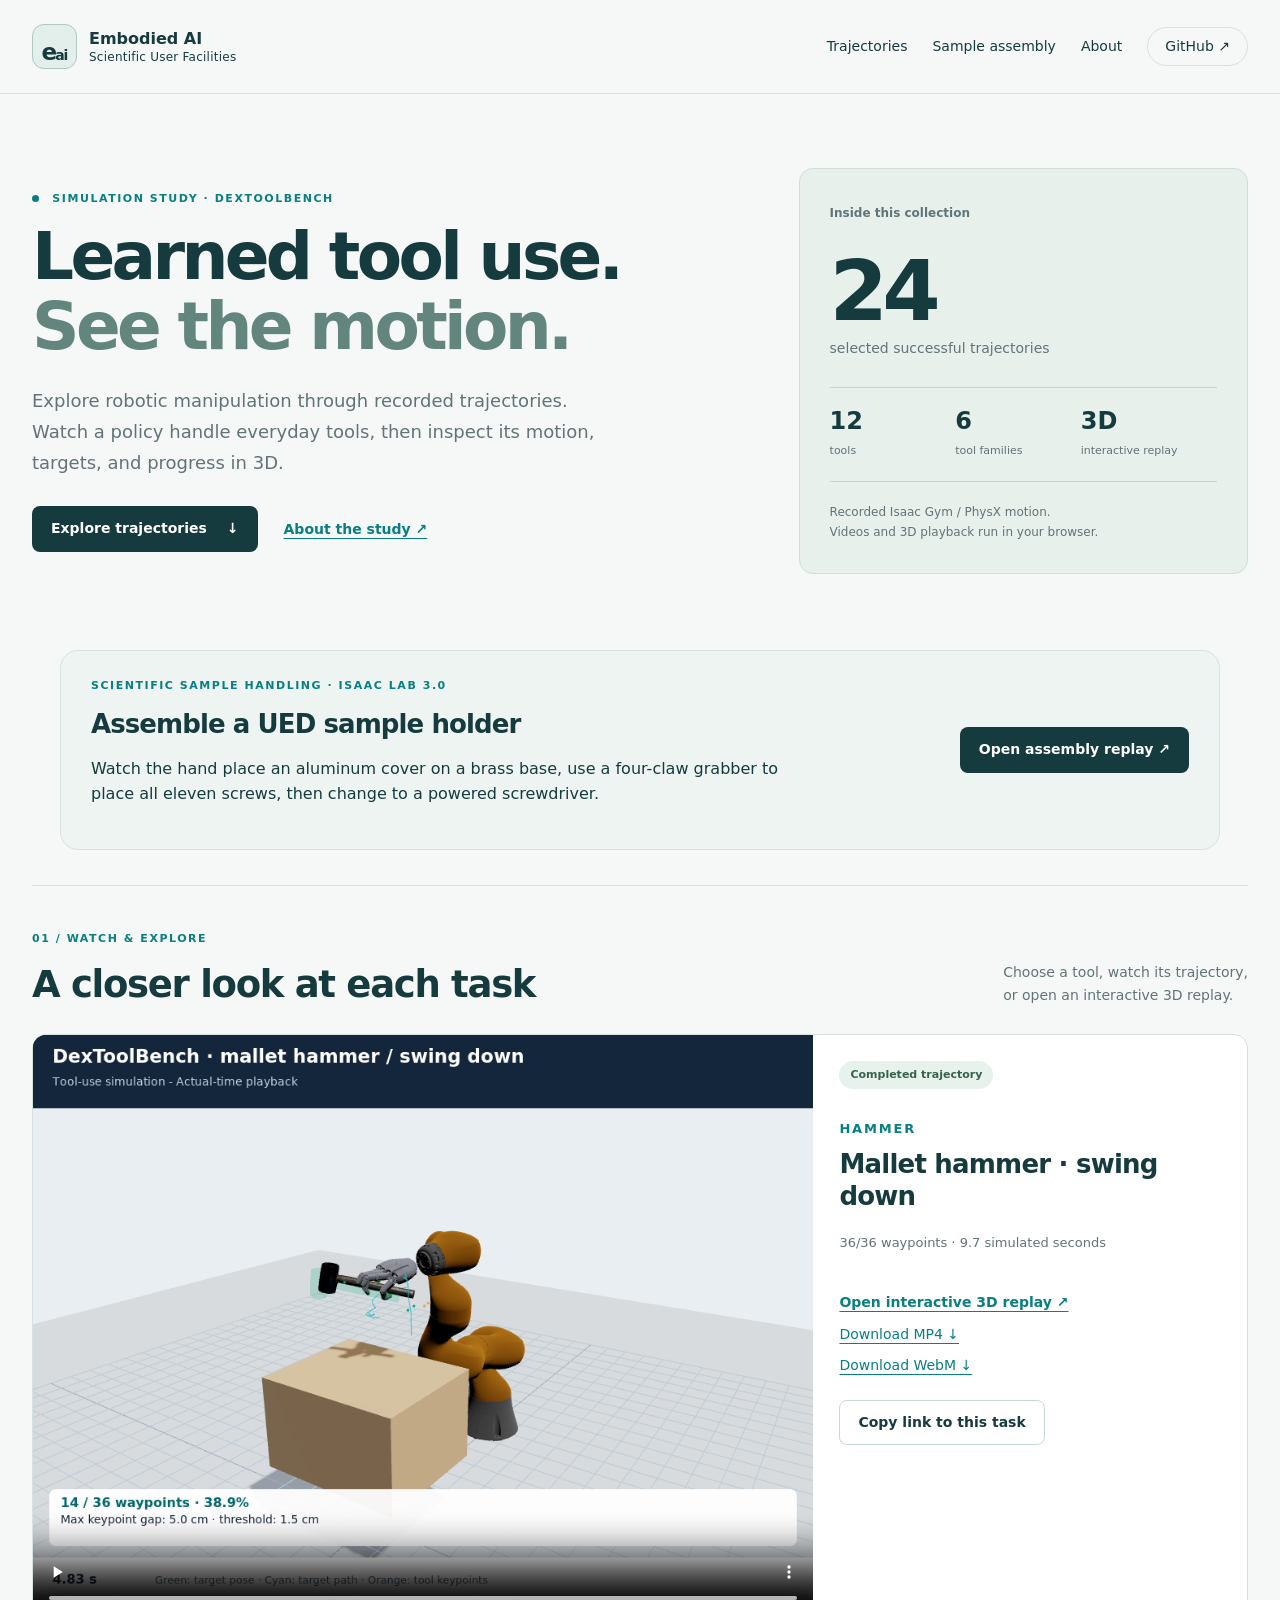
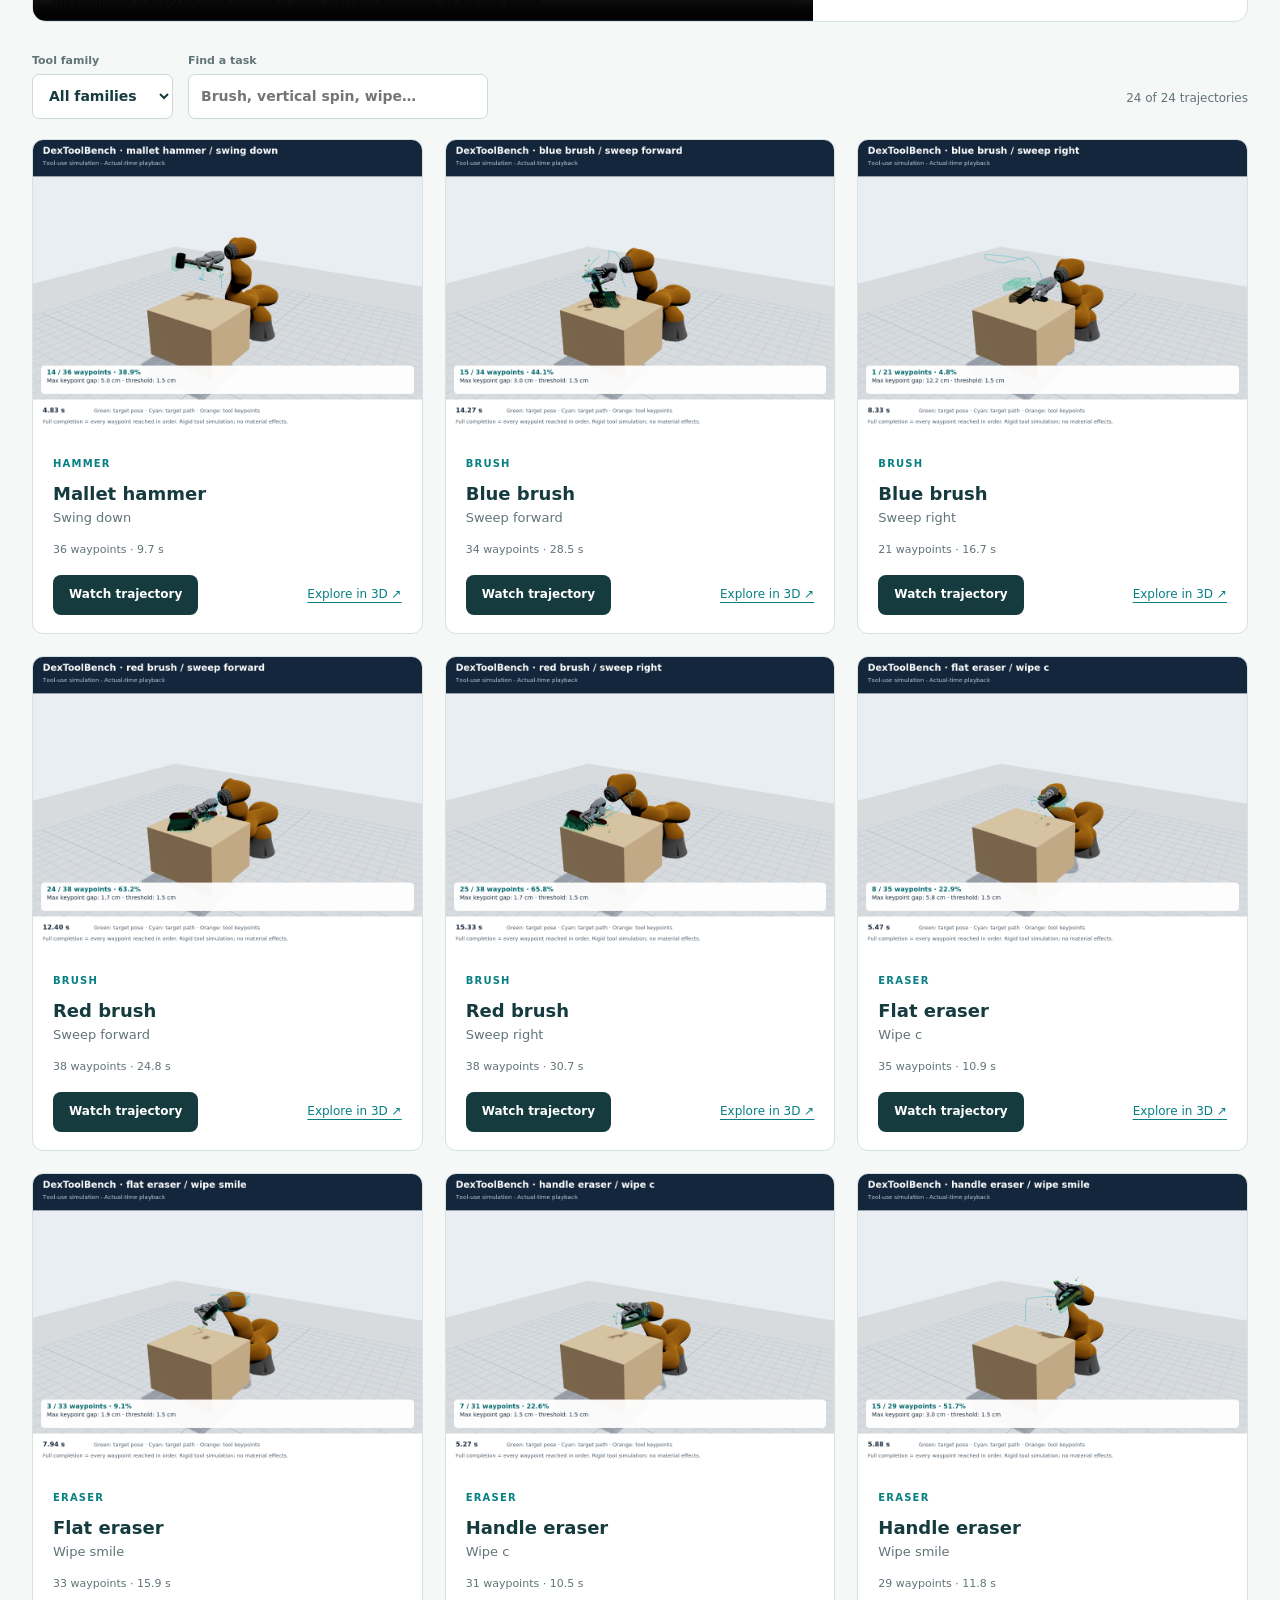
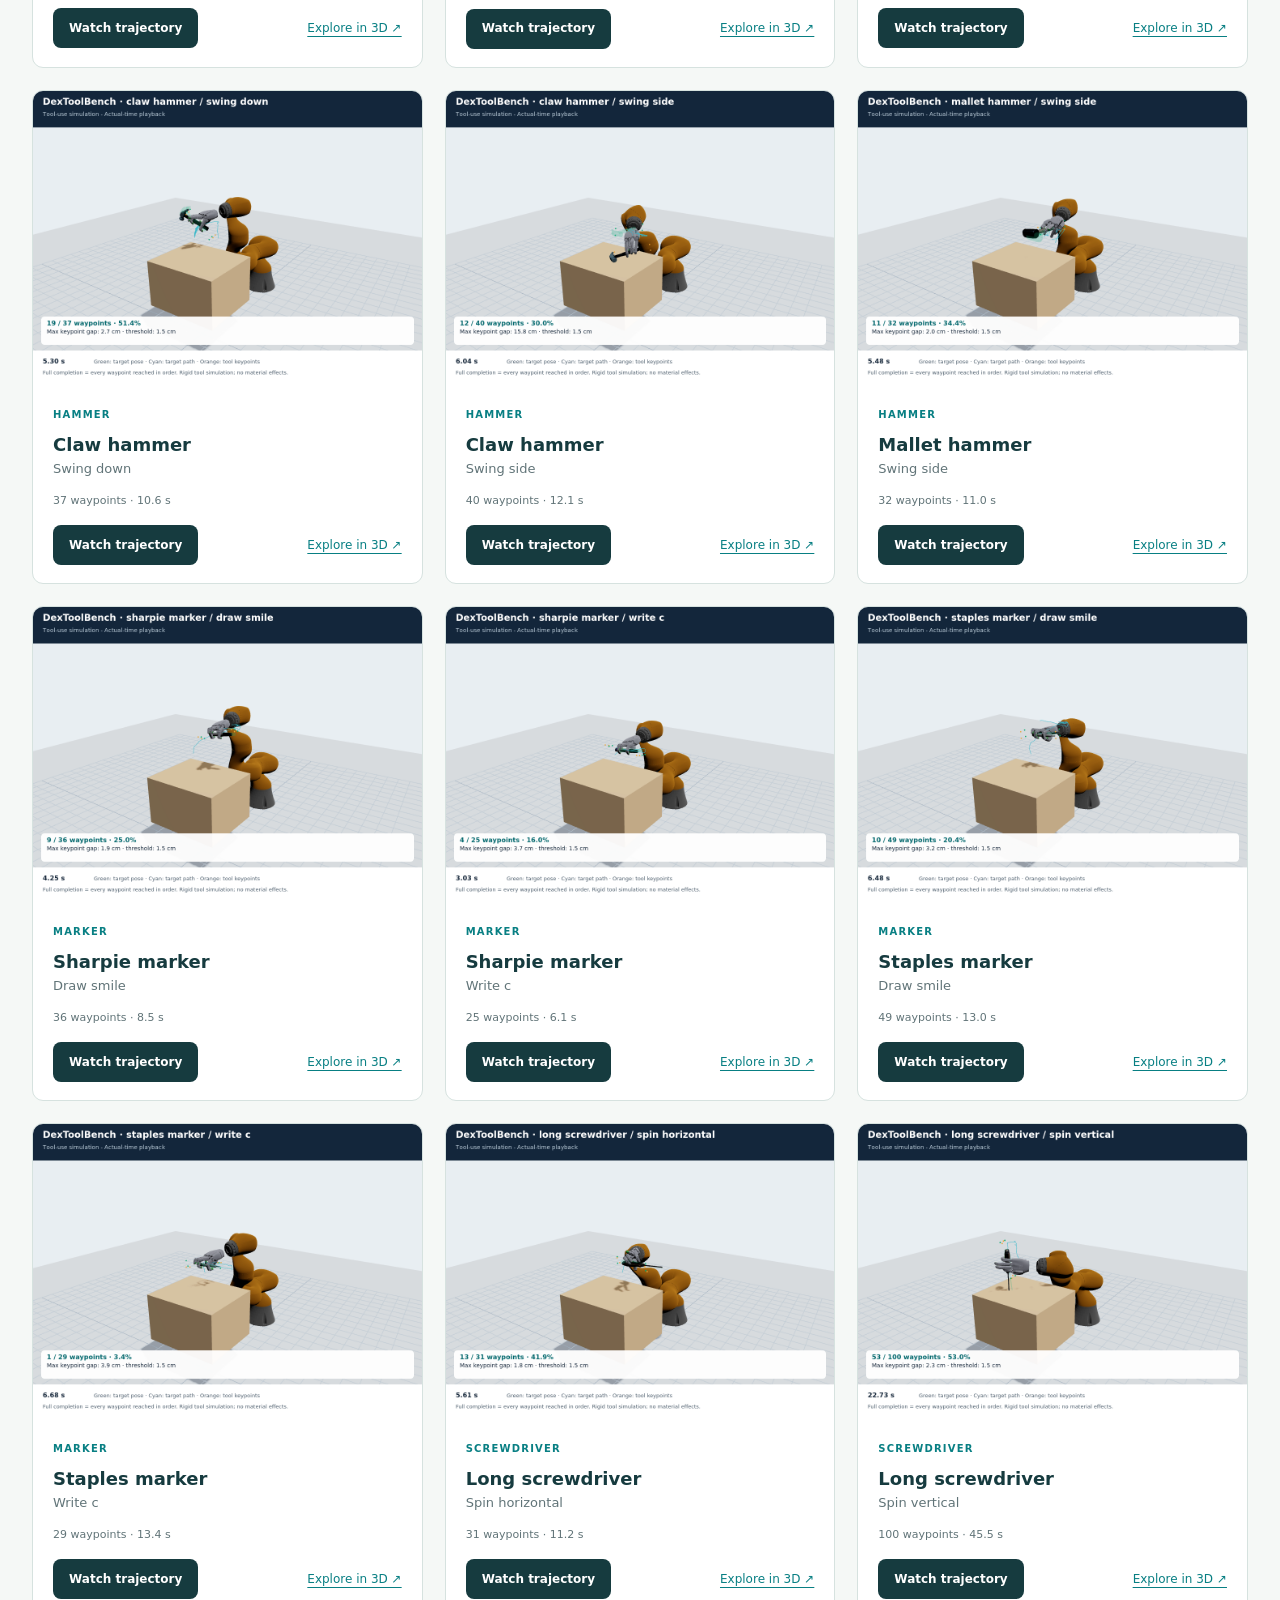
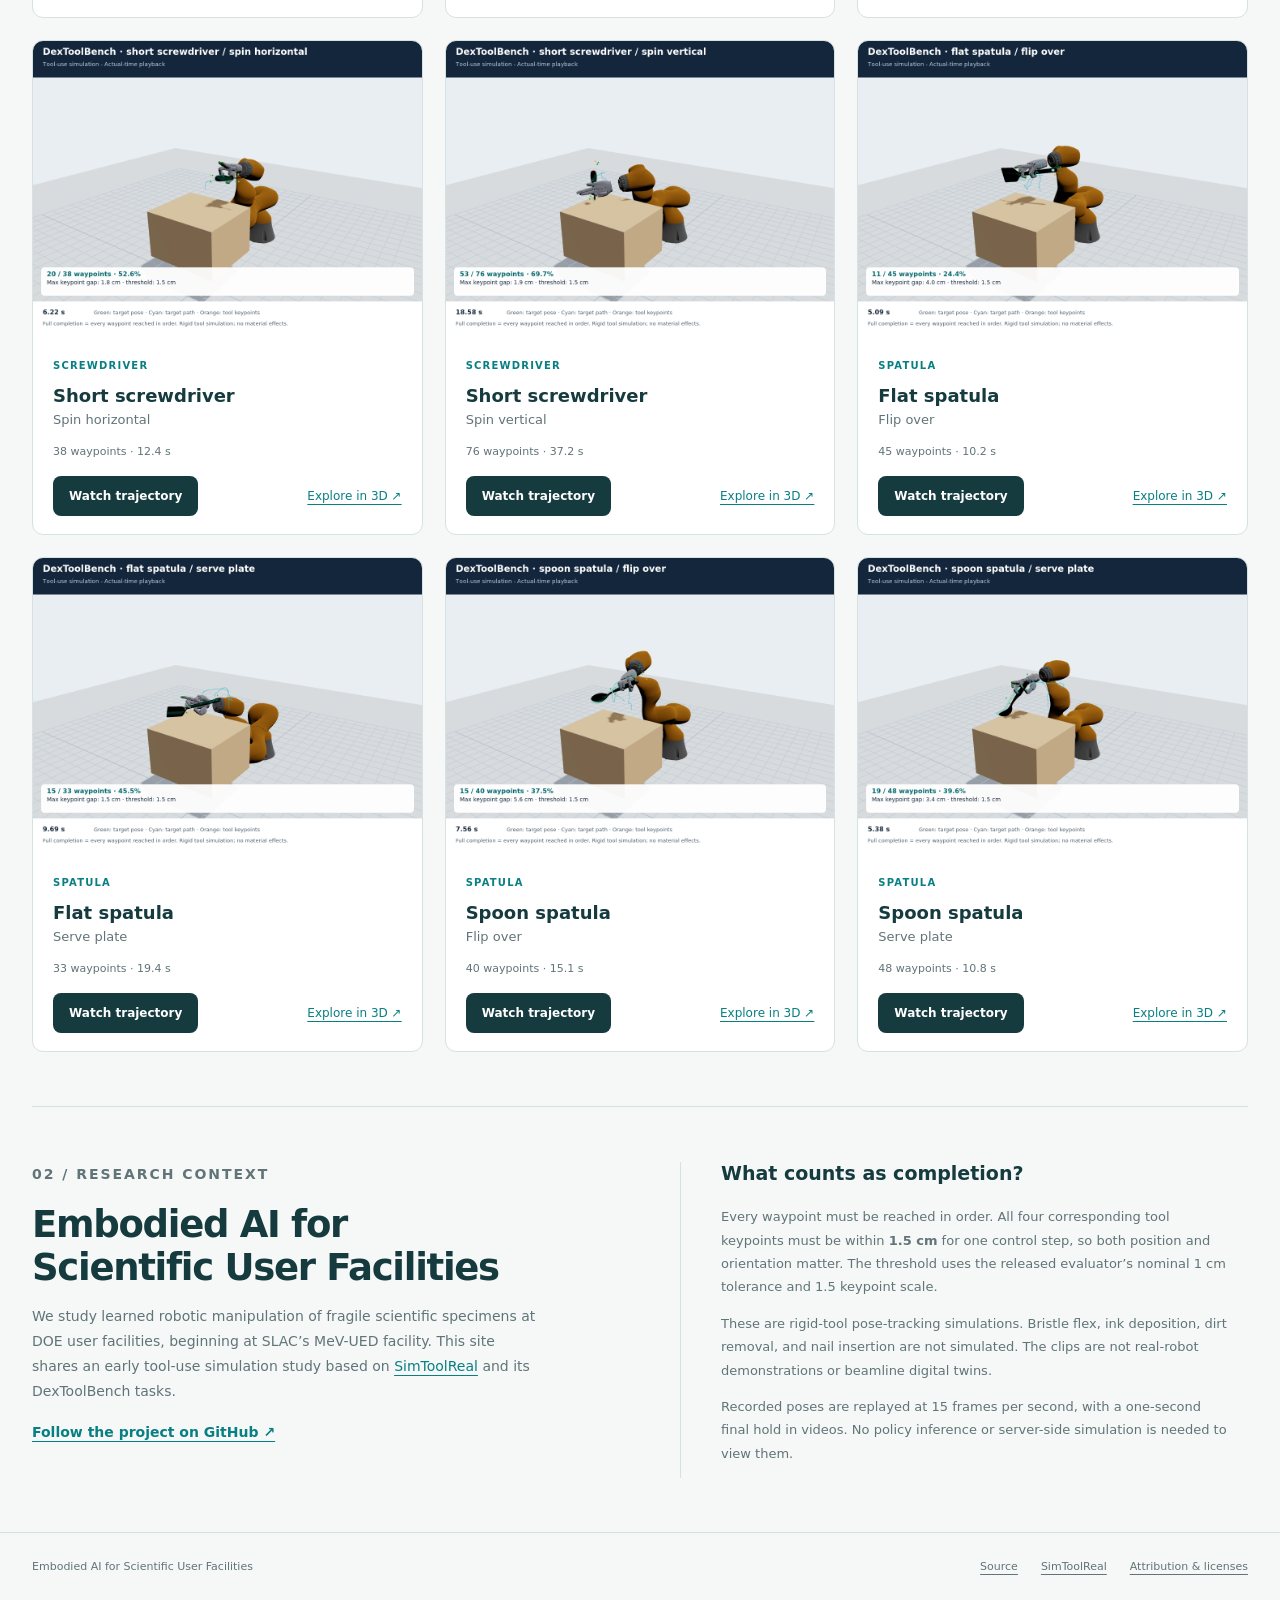
<file: demo/replay/index.html>
<!doctype html>
<html lang="en"><head><meta charset="utf-8"><meta name="viewport" content="width=device-width,initial-scale=1">
<title>3D trajectory replay · Embodied AI</title><link rel="icon" href="../favicon.svg">
<style>
*{box-sizing:border-box}body{margin:0;background:#eef2f5;color:#17283b;font:15px system-ui,sans-serif}header{height:90px;padding:16px 24px;background:#13263b;color:white}h1{margin:0 0 6px;font-size:23px;font-weight:650}header p{margin:0;color:#c2d1df;font-size:14px}.panels{display:flex;height:calc(100vh - 168px);min-height:350px;gap:2px;background:#acb9c6}.panel{position:relative;flex:1;min-width:0;background:#e8edf2}.view{width:100%;height:100%}.badge{position:absolute;top:16px;left:20px;right:20px;background:#fffffff0;border-radius:9px;padding:12px 15px;box-shadow:0 2px 12px #0e203a15;pointer-events:none}.badge b{font-size:19px}.badge .sub{font-size:12px;color:#556477;margin-top:3px}.metrics{position:absolute;bottom:14px;left:18px;right:18px;background:#fffffff0;padding:10px 13px;border-radius:8px;font-size:14px;pointer-events:none}.metrics strong{color:#03696e}.controls{height:78px;display:flex;gap:14px;align-items:center;flex-wrap:wrap;padding:10px 22px;background:white}.controls input[type=range]{flex:1;min-width:140px;accent-color:#087f89}button{border:1px solid #cbd5df;background:white;color:#173149;border-radius:6px;padding:8px 16px;cursor:pointer}.legend{font-size:13px;color:#4a5b6a}#error{position:fixed;top:100px;background:#fff4ed;color:#a23b12;padding:12px;z-index:10}#error:empty{display:none}.controls label{font-size:13px}.single .panel{width:100%}@media(max-width:750px){header{height:108px;padding:12px}h1{font-size:19px}.panels{height:calc(100vh - 226px)}.controls{height:118px;padding:10px}.badge{top:8px;left:8px;right:8px;padding:8px}.badge b{font-size:14px}.metrics{font-size:12px;left:8px;right:8px}}
.recording .controls button,.recording .controls input,.recording .controls label{display:none}.recording #time{font-weight:650}.recording .legend{margin-left:auto}
#back{float:right;color:#fff;font-size:13px;margin-left:12px}header h1{padding-right:85px}.controls{height:auto;min-height:78px}.controls input[type=range]{min-width:100px}.legend{max-width:100%}@media(max-width:600px){header{height:130px}header h1{font-size:16px}.panels{height:calc(100dvh - 280px)}.controls{gap:8px;font-size:12px}.legend{font-size:11px}header p{font-size:12px}}
</style><script type="module" src="replay.js"></script></head>
<body><header><a id="back" href="../#trajectories">← Gallery</a><h1>Loading trajectory…</h1><p>Drag to orbit · Scroll to zoom · Use the timeline to inspect recorded motion</p></header>
<div class="panels" id="panels"></div><div id="error"></div>
<footer class="controls"><button id="play">Play</button><input id="seek" aria-label="Replay time" type="range" min="0" max="1" value="0" step="0.01"><span id="time">0.00 s</span><label><input id="hulls" type="checkbox"> Collision shapes</label><label><input id="points" type="checkbox" checked> Keypoints</label><span class="legend">Green: target pose · Cyan: target path · Orange: tool keypoints · Drag to orbit</span></footer>
</body></html>
</file>
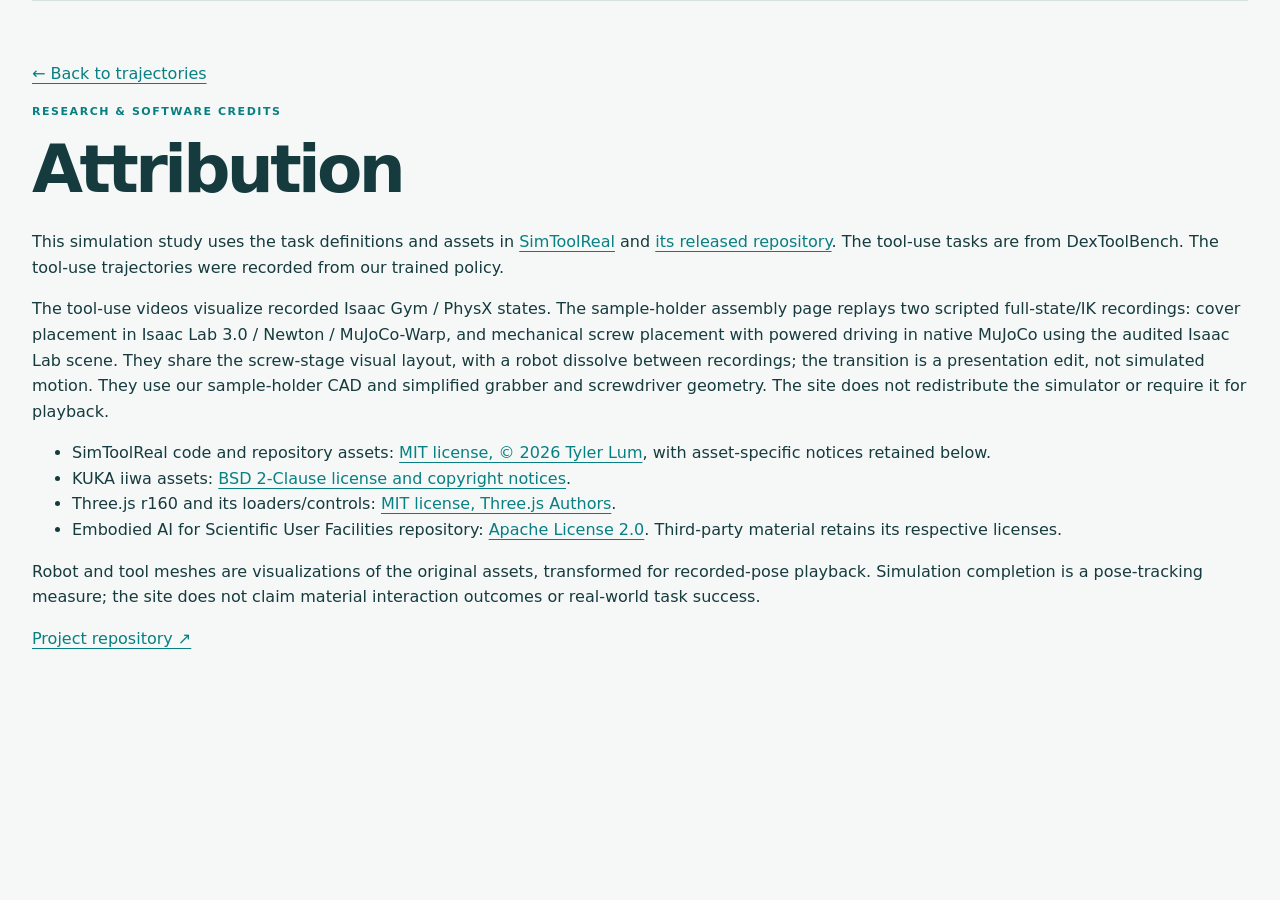
<file: demo/notices.html>
<!doctype html><html lang="en"><head><meta charset="utf-8"><meta name="viewport" content="width=device-width,initial-scale=1"><title>Attribution · Embodied AI</title><link rel="stylesheet" href="style.css"><link rel="icon" href="favicon.svg"></head><body><main><section class="section"><p><a href="./">← Back to trajectories</a></p><p class="eyebrow">Research & software credits</p><h1>Attribution</h1><p>This simulation study uses the task definitions and assets in <a href="https://simtoolreal.github.io/">SimToolReal</a> and <a href="https://github.com/tylerlum/simtoolreal">its released repository</a>. The tool-use tasks are from DexToolBench. The tool-use trajectories were recorded from our trained policy.</p><p>The tool-use videos visualize recorded Isaac Gym / PhysX states. The sample-holder assembly page replays two scripted full-state/IK recordings: cover placement in Isaac Lab 3.0 / Newton / MuJoCo-Warp, and mechanical screw placement with powered driving in native MuJoCo using the audited Isaac Lab scene. They share the screw-stage visual layout, with a robot dissolve between recordings; the transition is a presentation edit, not simulated motion. They use our sample-holder CAD and simplified grabber and screwdriver geometry. The site does not redistribute the simulator or require it for playback.</p><ul><li>SimToolReal code and repository assets: <a href="licenses/SimToolReal-MIT.txt">MIT license, © 2026 Tyler Lum</a>, with asset-specific notices retained below.</li><li>KUKA iiwa assets: <a href="licenses/KUKA-iiwa-BSD.txt">BSD 2-Clause license and copyright notices</a>.</li><li>Three.js r160 and its loaders/controls: <a href="licenses/Threejs-MIT.txt">MIT license, Three.js Authors</a>.</li><li>Embodied AI for Scientific User Facilities repository: <a href="licenses/Apache-2.0.txt">Apache License 2.0</a>. Third-party material retains its respective licenses.</li></ul><p>Robot and tool meshes are visualizations of the original assets, transformed for recorded-pose playback. Simulation completion is a pose-tracking measure; the site does not claim material interaction outcomes or real-world task success.</p><p><a href="https://github.com/fuhaoji/embodied-ai-suf">Project repository ↗</a></p></section></main></body></html>
</file>
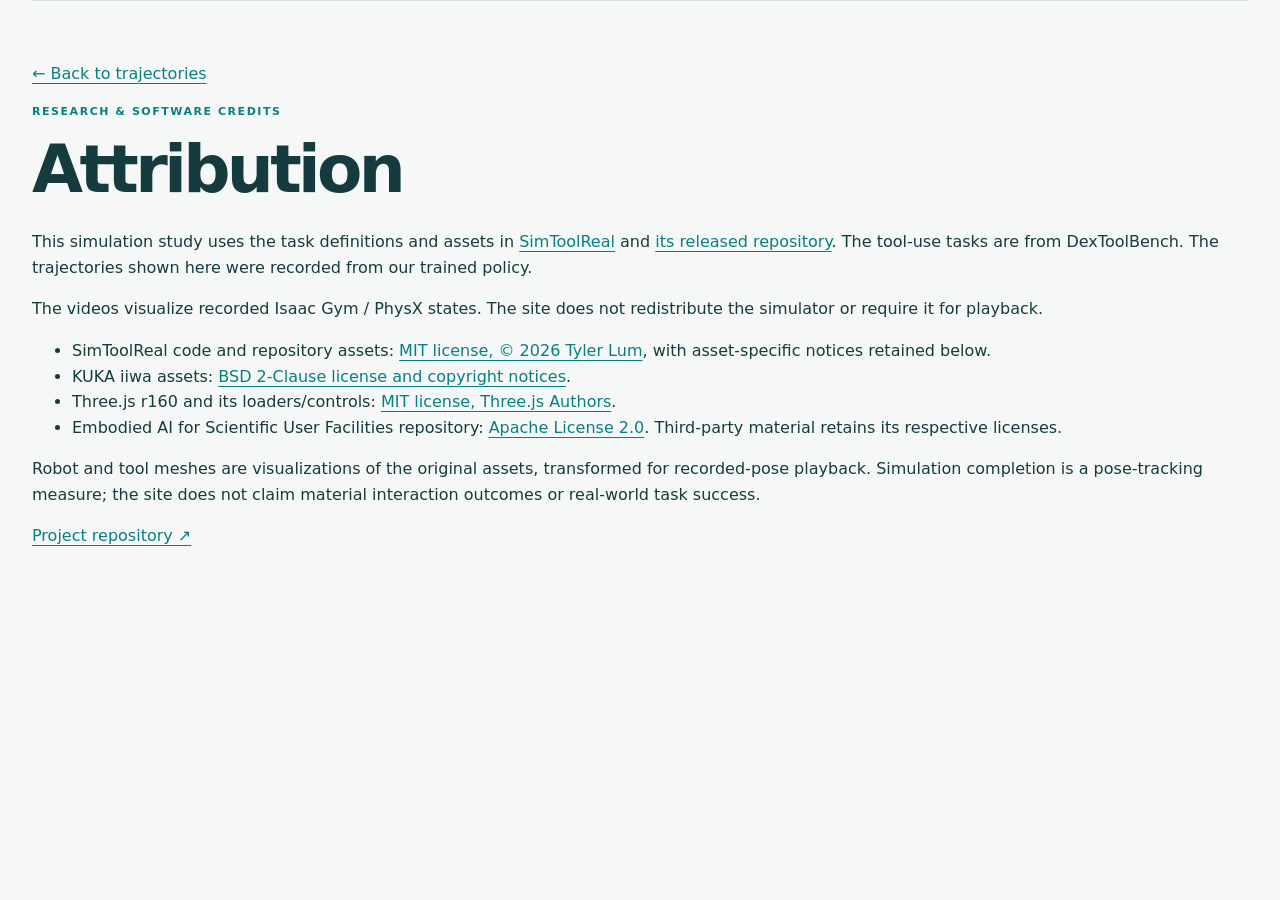
<file: docs/notices.html>
<!doctype html><html lang="en"><head><meta charset="utf-8"><meta name="viewport" content="width=device-width,initial-scale=1"><title>Attribution · Embodied AI</title><link rel="stylesheet" href="style.css"><link rel="icon" href="favicon.svg"></head><body><main><section class="section"><p><a href="./">← Back to trajectories</a></p><p class="eyebrow">Research & software credits</p><h1>Attribution</h1><p>This simulation study uses the task definitions and assets in <a href="https://simtoolreal.github.io/">SimToolReal</a> and <a href="https://github.com/tylerlum/simtoolreal">its released repository</a>. The tool-use tasks are from DexToolBench. The trajectories shown here were recorded from our trained policy.</p><p>The videos visualize recorded Isaac Gym / PhysX states. The site does not redistribute the simulator or require it for playback.</p><ul><li>SimToolReal code and repository assets: <a href="licenses/SimToolReal-MIT.txt">MIT license, © 2026 Tyler Lum</a>, with asset-specific notices retained below.</li><li>KUKA iiwa assets: <a href="licenses/KUKA-iiwa-BSD.txt">BSD 2-Clause license and copyright notices</a>.</li><li>Three.js r160 and its loaders/controls: <a href="licenses/Threejs-MIT.txt">MIT license, Three.js Authors</a>.</li><li>Embodied AI for Scientific User Facilities repository: <a href="licenses/Apache-2.0.txt">Apache License 2.0</a>. Third-party material retains its respective licenses.</li></ul><p>Robot and tool meshes are visualizations of the original assets, transformed for recorded-pose playback. Simulation completion is a pose-tracking measure; the site does not claim material interaction outcomes or real-world task success.</p><p><a href="https://github.com/fuhaoji/embodied-ai-suf">Project repository ↗</a></p></section></main></body></html>
</file>
<file: demo/style.css>
:root{--ink:#163b3f;--muted:#617478;--teal:#087f83;--line:#d6e2df;--paper:#f5f8f6;--white:#fff;--radius:14px;scroll-behavior:smooth;font:16px/1.6 system-ui,-apple-system,BlinkMacSystemFont,"Segoe UI",sans-serif;color:var(--ink);background:var(--paper)}
*{box-sizing:border-box}body{margin:0}a{color:var(--teal);text-underline-offset:4px}button,input,select{font:inherit}button,a,input,select{-webkit-tap-highlight-color:transparent}button:focus-visible,a:focus-visible,input:focus-visible,select:focus-visible{outline:3px solid #d89942;outline-offset:4px}button{cursor:pointer}img{max-width:100%}[hidden]{display:none!important}.skip{position:absolute;top:-80px;left:20px;z-index:20;background:white;padding:12px}.skip:focus{top:12px}.site-header{max-width:1280px;margin:auto;padding:24px 32px;display:flex;align-items:center;justify-content:space-between;border-bottom:1px solid var(--line);gap:24px}.brand{display:flex;align-items:center;gap:12px;text-decoration:none;color:var(--ink);font-weight:750;line-height:1.35}.brand-mark{display:grid;place-content:center;border:1px solid #b1c7c2;border-radius:12px;width:45px;height:45px;line-height:1;font-size:23px;letter-spacing:-2px;background:#e3efea;white-space:nowrap;display:block;text-align:center;padding-top:11px}.brand-mark span{font-size:14px;letter-spacing:-1px}.brand-sub{display:block;font-weight:450;font-size:12px;letter-spacing:.02em}.site-header nav{display:flex;align-items:center;gap:25px;font-size:14px}.site-header nav a{color:var(--ink);text-decoration:none}.site-header nav a:hover{text-decoration:underline}.repo-link{border:1px solid var(--line);border-radius:99px;padding:7px 17px}main{max-width:1280px;margin:auto;padding:0 32px}.hero{display:grid;grid-template-columns:1.55fr 1fr;gap:70px;align-items:center;padding:74px 0 76px}.eyebrow{font-size:11px;letter-spacing:.14em;text-transform:uppercase;font-weight:750;color:var(--teal);margin:0 0 15px}.live-dot{display:inline-block;width:7px;height:7px;border-radius:50%;background:var(--teal);margin-right:8px}h1{font-size:clamp(40px,5.2vw,66px);line-height:1.06;letter-spacing:-.055em;margin:0 0 24px;font-weight:650}h1 span{color:#62857d}h2{font-size:clamp(27px,3vw,37px);line-height:1.18;letter-spacing:-.035em;font-weight:630;margin:0}h3{line-height:1.25}.hero-copy{max-width:580px;font-size:18px;color:var(--muted);line-height:1.7}.hero-actions{display:flex;align-items:center;gap:26px;flex-wrap:wrap;margin-top:28px}.button{display:inline-flex;align-items:center;justify-content:center;gap:20px;border-radius:8px;padding:12px 18px;text-decoration:none;border:1px solid transparent;font-size:14px;font-weight:650;min-height:44px;line-height:1.4}.primary{background:var(--ink);color:white}.primary:hover{background:var(--teal)}.secondary{background:white;color:var(--ink);border-color:#c7d9d5}.text-link{font-size:14px;font-weight:600}.study-card{background:#e7f0eb;border:1px solid #cfdfd6;padding:30px;border-radius:var(--radius);position:relative}.small-label{font-size:12px;color:var(--muted);font-weight:600}.study-number{font-size:84px;letter-spacing:-.07em;line-height:1.1;margin:20px 0 28px;font-weight:570}.study-number span{display:block;font-size:14px;letter-spacing:0;line-height:1.6;font-weight:450;color:var(--muted)}.study-grid{display:grid;grid-template-columns:1fr 1fr 1.2fr;border-top:1px solid #c3d7cb;border-bottom:1px solid #c3d7cb;padding:19px 0;gap:12px}.study-grid b{display:block;font-size:24px;line-height:1.2;font-weight:620}.study-grid span{font-size:11px;color:var(--muted)}.study-card p{font-size:12px;color:var(--muted);line-height:1.7;margin:20px 0 0}.section{padding:44px 0 54px;border-top:1px solid var(--line);scroll-margin-top:20px}.section-heading{display:flex;align-items:end;justify-content:space-between;gap:32px;margin-bottom:28px}.section-heading>p{color:var(--muted);font-size:14px;margin:0}.player{display:grid;grid-template-columns:minmax(0,1.8fr) minmax(260px,1fr);border:1px solid var(--line);background:var(--white);border-radius:var(--radius);overflow:hidden;scroll-margin-top:20px}.video-wrap{background:#14263a;display:flex;align-items:center;min-width:0}.video-wrap video{display:block;width:100%;aspect-ratio:4/3;max-height:670px}.player-details{padding:26px;display:flex;flex-direction:column;align-items:start}.pill{display:inline-block;border-radius:99px;background:#e7f2ec;color:#35634a;padding:5px 11px;font-size:11px;font-weight:650;margin-bottom:22px}.player-details h3{font-size:26px;letter-spacing:-.03em;margin:0 0 12px}.player-details .eyebrow{margin-bottom:8px}.player-details p{font-size:13px;margin:8px 0}.muted{color:var(--muted)}.player-links{display:flex;flex-direction:column;gap:9px;margin:14px 0 23px;font-size:14px}.player-links a:first-child{font-weight:650}.player-note{border-top:1px solid var(--line);padding-top:14px;color:var(--muted);margin-top:auto!important;font-size:11px!important}.toolbar{display:flex;align-items:end;justify-content:space-between;gap:22px;margin:30px 0 20px}.filters{display:flex;gap:15px}.filters label{font-size:11px;color:var(--muted);font-weight:600;display:grid;gap:5px}input,select{border:1px solid #cbdad5;background:white;color:var(--ink);padding:10px 12px;border-radius:7px;min-height:44px;font-size:14px;max-width:100%}.search-label input{width:300px}#counter{font-size:12px;color:var(--muted);margin:0 0 10px}.cards{display:grid;grid-template-columns:repeat(3,minmax(0,1fr));gap:22px}.card{border:1px solid var(--line);border-radius:11px;overflow:hidden;background:white;transition:box-shadow .18s,border-color .18s}.card:hover{box-shadow:0 8px 25px #153b3f0d;border-color:#9bbeb1}.card-image{display:block;width:100%;height:auto;aspect-ratio:4/3;object-fit:contain;background:#e8edf2}.card-content{padding:18px 20px}.category{font-size:10px;color:var(--teal);text-transform:uppercase;letter-spacing:.12em;font-weight:700}.card h3{font-size:18px;margin:8px 0 3px;font-weight:650}.task-name{font-size:13px;color:var(--muted);margin:0 0 12px}.task-meta{font-size:11px;color:var(--muted);margin:8px 0}.card-actions{display:flex;align-items:center;justify-content:space-between;margin-top:16px;gap:15px}.card-actions .button{padding:8px 15px;min-height:40px;font-size:12px}.card-actions a{font-size:12px}.collection-note{padding:23px 25px;background:#eaf0ed;border-radius:10px;margin-top:26px;font-size:13px}.collection-note p{margin:7px 0 0;color:#536c65}.about{display:grid;grid-template-columns:1fr 1fr;gap:80px;padding-top:55px}.about p{color:var(--muted);font-size:14px;line-height:1.8}.about>div>p:not(.eyebrow){max-width:510px}.method-card{border-left:1px solid var(--line);padding-left:40px}.method-card h3{font-size:19px;margin-top:0}.method-card p{font-size:13px}.error{color:#9b432d;font-size:14px}.error:empty{display:none}.empty{padding:40px;text-align:center;color:var(--muted)}footer{max-width:1280px;margin:0 auto;padding:25px 32px;border-top:1px solid var(--line);display:flex;justify-content:space-between;gap:20px;color:var(--muted);font-size:11px}footer div{display:flex;gap:23px}footer a{color:var(--muted)}.sr-only{position:absolute;width:1px;height:1px;overflow:hidden;clip:rect(0,0,0,0)}.noscript{padding:25px}.replay-back{position:fixed;right:20px;top:20px;z-index:10;color:white;font-size:13px}
@media(max-width:1000px){.hero{gap:35px}.cards{grid-template-columns:repeat(2,minmax(0,1fr))}.site-header nav{gap:16px}.player{grid-template-columns:minmax(0,1.4fr) minmax(250px,1fr)}.player-details{padding:20px}.player-details h3{font-size:22px}.about{gap:35px}}
@media(max-width:700px){.site-header{padding:18px 20px;align-items:start}.site-header nav{gap:14px;font-size:12px}.site-header nav a[href="#about"]{display:none}.repo-link{border:0;padding:0}.brand-sub{font-size:10px}.brand-mark{width:38px;height:38px;padding-top:8px}.brand{font-size:14px}main{padding:0 20px}.hero{grid-template-columns:1fr;padding:44px 0;gap:30px}h1{font-size:48px}.hero-copy{font-size:16px}.study-card{padding:22px}.study-number{font-size:56px;margin:14px 0}.study-grid{padding:13px 0}.study-card p{margin-top:12px}.section-heading{display:block}.section-heading>p{margin-top:15px}.section-heading br{display:none}.player{grid-template-columns:1fr}.player-details{padding:22px}.player-links{flex-direction:row;flex-wrap:wrap;gap:14px}.pill{margin-bottom:12px}.player-details h3{font-size:23px}.player-note{margin-top:12px!important}.toolbar{display:block}.filters{display:grid;grid-template-columns:1fr 1.5fr}.search-label input{width:100%}#counter{margin-top:14px}.cards{gap:14px}.card-content{padding:13px}.card h3{font-size:16px}.card-actions{gap:8px;flex-wrap:wrap}.about{grid-template-columns:1fr;gap:20px}.method-card{border-left:0;border-top:1px solid var(--line);padding:24px 0 0}footer{display:block;padding:22px 20px}footer div{margin-top:12px;gap:20px}.collection-note{padding:18px}.section{padding:35px 0}}
@media(max-width:430px){.site-header .repo-link{display:none}.cards{grid-template-columns:1fr}.hero-actions{gap:18px}h1{font-size:42px}.filters{grid-template-columns:1fr}.study-grid b{font-size:22px}.replay-back{position:static}}
@media(prefers-reduced-motion:reduce){:root{scroll-behavior:auto}*{transition:none!important}}

#share-fallback{display:grid;width:100%;gap:6px;font-size:12px}#share-url{width:100%;min-width:0}

.assembly-feature{display:flex;align-items:center;justify-content:space-between;gap:28px;margin:0 auto 35px;padding:26px 30px;max-width:1160px;border:1px solid var(--line,#d3dddd);border-radius:18px;background:#edf4f1}.assembly-feature h2{margin:7px 0;font-size:26px}.assembly-feature p{max-width:720px}.assembly-feature .button{flex-shrink:0}@media(max-width:700px){.assembly-feature{margin:0 18px 26px;flex-direction:column;align-items:flex-start;padding:22px}.site-header nav{flex-wrap:wrap;gap:10px}}
</file>
<file: docs/style.css>
:root{--ink:#163b3f;--muted:#617478;--teal:#087f83;--line:#d6e2df;--paper:#f5f8f6;--white:#fff;--radius:14px;scroll-behavior:smooth;font:16px/1.6 system-ui,-apple-system,BlinkMacSystemFont,"Segoe UI",sans-serif;color:var(--ink);background:var(--paper)}
*{box-sizing:border-box}body{margin:0}a{color:var(--teal);text-underline-offset:4px}button,input,select{font:inherit}button,a,input,select{-webkit-tap-highlight-color:transparent}button:focus-visible,a:focus-visible,input:focus-visible,select:focus-visible{outline:3px solid #d89942;outline-offset:4px}button{cursor:pointer}img{max-width:100%}[hidden]{display:none!important}.skip{position:absolute;top:-80px;left:20px;z-index:20;background:white;padding:12px}.skip:focus{top:12px}.site-header{max-width:1280px;margin:auto;padding:24px 32px;display:flex;align-items:center;justify-content:space-between;border-bottom:1px solid var(--line);gap:24px}.brand{display:flex;align-items:center;gap:12px;text-decoration:none;color:var(--ink);font-weight:750;line-height:1.35}.brand-mark{display:grid;place-content:center;border:1px solid #b1c7c2;border-radius:12px;width:45px;height:45px;line-height:1;font-size:23px;letter-spacing:-2px;background:#e3efea;white-space:nowrap;display:block;text-align:center;padding-top:11px}.brand-mark span{font-size:14px;letter-spacing:-1px}.brand-sub{display:block;font-weight:450;font-size:12px;letter-spacing:.02em}.site-header nav{display:flex;align-items:center;gap:25px;font-size:14px}.site-header nav a{color:var(--ink);text-decoration:none}.site-header nav a:hover{text-decoration:underline}.repo-link{border:1px solid var(--line);border-radius:99px;padding:7px 17px}main{max-width:1280px;margin:auto;padding:0 32px}.hero{display:grid;grid-template-columns:1.55fr 1fr;gap:70px;align-items:center;padding:74px 0 76px}.eyebrow{font-size:11px;letter-spacing:.14em;text-transform:uppercase;font-weight:750;color:var(--teal);margin:0 0 15px}.live-dot{display:inline-block;width:7px;height:7px;border-radius:50%;background:var(--teal);margin-right:8px}h1{font-size:clamp(40px,5.2vw,66px);line-height:1.06;letter-spacing:-.055em;margin:0 0 24px;font-weight:650}h1 span{color:#62857d}h2{font-size:clamp(27px,3vw,37px);line-height:1.18;letter-spacing:-.035em;font-weight:630;margin:0}h3{line-height:1.25}.hero-copy{max-width:580px;font-size:18px;color:var(--muted);line-height:1.7}.hero-actions{display:flex;align-items:center;gap:26px;flex-wrap:wrap;margin-top:28px}.button{display:inline-flex;align-items:center;justify-content:center;gap:20px;border-radius:8px;padding:12px 18px;text-decoration:none;border:1px solid transparent;font-size:14px;font-weight:650;min-height:44px;line-height:1.4}.primary{background:var(--ink);color:white}.primary:hover{background:var(--teal)}.secondary{background:white;color:var(--ink);border-color:#c7d9d5}.text-link{font-size:14px;font-weight:600}.study-card{background:#e7f0eb;border:1px solid #cfdfd6;padding:30px;border-radius:var(--radius);position:relative}.small-label{font-size:12px;color:var(--muted);font-weight:600}.study-number{font-size:84px;letter-spacing:-.07em;line-height:1.1;margin:20px 0 28px;font-weight:570}.study-number span{display:block;font-size:14px;letter-spacing:0;line-height:1.6;font-weight:450;color:var(--muted)}.study-grid{display:grid;grid-template-columns:1fr 1fr 1.2fr;border-top:1px solid #c3d7cb;border-bottom:1px solid #c3d7cb;padding:19px 0;gap:12px}.study-grid b{display:block;font-size:24px;line-height:1.2;font-weight:620}.study-grid span{font-size:11px;color:var(--muted)}.study-card p{font-size:12px;color:var(--muted);line-height:1.7;margin:20px 0 0}.section{padding:44px 0 54px;border-top:1px solid var(--line);scroll-margin-top:20px}.section-heading{display:flex;align-items:end;justify-content:space-between;gap:32px;margin-bottom:28px}.section-heading>p{color:var(--muted);font-size:14px;margin:0}.player{display:grid;grid-template-columns:minmax(0,1.8fr) minmax(260px,1fr);border:1px solid var(--line);background:var(--white);border-radius:var(--radius);overflow:hidden;scroll-margin-top:20px}.video-wrap{background:#14263a;display:flex;align-items:center;min-width:0}.video-wrap video{display:block;width:100%;aspect-ratio:4/3;max-height:670px}.player-details{padding:26px;display:flex;flex-direction:column;align-items:start}.pill{display:inline-block;border-radius:99px;background:#e7f2ec;color:#35634a;padding:5px 11px;font-size:11px;font-weight:650;margin-bottom:22px}.player-details h3{font-size:26px;letter-spacing:-.03em;margin:0 0 12px}.player-details .eyebrow{margin-bottom:8px}.player-details p{font-size:13px;margin:8px 0}.muted{color:var(--muted)}.player-links{display:flex;flex-direction:column;gap:9px;margin:14px 0 23px;font-size:14px}.player-links a:first-child{font-weight:650}.player-note{border-top:1px solid var(--line);padding-top:14px;color:var(--muted);margin-top:auto!important;font-size:11px!important}.toolbar{display:flex;align-items:end;justify-content:space-between;gap:22px;margin:30px 0 20px}.filters{display:flex;gap:15px}.filters label{font-size:11px;color:var(--muted);font-weight:600;display:grid;gap:5px}input,select{border:1px solid #cbdad5;background:white;color:var(--ink);padding:10px 12px;border-radius:7px;min-height:44px;font-size:14px;max-width:100%}.search-label input{width:300px}#counter{font-size:12px;color:var(--muted);margin:0 0 10px}.cards{display:grid;grid-template-columns:repeat(3,minmax(0,1fr));gap:22px}.card{border:1px solid var(--line);border-radius:11px;overflow:hidden;background:white;transition:box-shadow .18s,border-color .18s}.card:hover{box-shadow:0 8px 25px #153b3f0d;border-color:#9bbeb1}.card-image{display:block;width:100%;height:auto;aspect-ratio:4/3;object-fit:contain;background:#e8edf2}.card-content{padding:18px 20px}.category{font-size:10px;color:var(--teal);text-transform:uppercase;letter-spacing:.12em;font-weight:700}.card h3{font-size:18px;margin:8px 0 3px;font-weight:650}.task-name{font-size:13px;color:var(--muted);margin:0 0 12px}.task-meta{font-size:11px;color:var(--muted);margin:8px 0}.card-actions{display:flex;align-items:center;justify-content:space-between;margin-top:16px;gap:15px}.card-actions .button{padding:8px 15px;min-height:40px;font-size:12px}.card-actions a{font-size:12px}.collection-note{padding:23px 25px;background:#eaf0ed;border-radius:10px;margin-top:26px;font-size:13px}.collection-note p{margin:7px 0 0;color:#536c65}.about{display:grid;grid-template-columns:1fr 1fr;gap:80px;padding-top:55px}.about p{color:var(--muted);font-size:14px;line-height:1.8}.about>div>p:not(.eyebrow){max-width:510px}.method-card{border-left:1px solid var(--line);padding-left:40px}.method-card h3{font-size:19px;margin-top:0}.method-card p{font-size:13px}.error{color:#9b432d;font-size:14px}.error:empty{display:none}.empty{padding:40px;text-align:center;color:var(--muted)}footer{max-width:1280px;margin:0 auto;padding:25px 32px;border-top:1px solid var(--line);display:flex;justify-content:space-between;gap:20px;color:var(--muted);font-size:11px}footer div{display:flex;gap:23px}footer a{color:var(--muted)}.sr-only{position:absolute;width:1px;height:1px;overflow:hidden;clip:rect(0,0,0,0)}.noscript{padding:25px}.replay-back{position:fixed;right:20px;top:20px;z-index:10;color:white;font-size:13px}
@media(max-width:1000px){.hero{gap:35px}.cards{grid-template-columns:repeat(2,minmax(0,1fr))}.site-header nav{gap:16px}.player{grid-template-columns:minmax(0,1.4fr) minmax(250px,1fr)}.player-details{padding:20px}.player-details h3{font-size:22px}.about{gap:35px}}
@media(max-width:700px){.site-header{padding:18px 20px;align-items:start}.site-header nav{gap:14px;font-size:12px}.site-header nav a[href="#about"]{display:none}.repo-link{border:0;padding:0}.brand-sub{font-size:10px}.brand-mark{width:38px;height:38px;padding-top:8px}.brand{font-size:14px}main{padding:0 20px}.hero{grid-template-columns:1fr;padding:44px 0;gap:30px}h1{font-size:48px}.hero-copy{font-size:16px}.study-card{padding:22px}.study-number{font-size:56px;margin:14px 0}.study-grid{padding:13px 0}.study-card p{margin-top:12px}.section-heading{display:block}.section-heading>p{margin-top:15px}.section-heading br{display:none}.player{grid-template-columns:1fr}.player-details{padding:22px}.player-links{flex-direction:row;flex-wrap:wrap;gap:14px}.pill{margin-bottom:12px}.player-details h3{font-size:23px}.player-note{margin-top:12px!important}.toolbar{display:block}.filters{display:grid;grid-template-columns:1fr 1.5fr}.search-label input{width:100%}#counter{margin-top:14px}.cards{gap:14px}.card-content{padding:13px}.card h3{font-size:16px}.card-actions{gap:8px;flex-wrap:wrap}.about{grid-template-columns:1fr;gap:20px}.method-card{border-left:0;border-top:1px solid var(--line);padding:24px 0 0}footer{display:block;padding:22px 20px}footer div{margin-top:12px;gap:20px}.collection-note{padding:18px}.section{padding:35px 0}}
@media(max-width:430px){.site-header .repo-link{display:none}.cards{grid-template-columns:1fr}.hero-actions{gap:18px}h1{font-size:42px}.filters{grid-template-columns:1fr}.study-grid b{font-size:22px}.replay-back{position:static}}
@media(prefers-reduced-motion:reduce){:root{scroll-behavior:auto}*{transition:none!important}}

#share-fallback{display:grid;width:100%;gap:6px;font-size:12px}#share-url{width:100%;min-width:0}
</file>
<file: demo/assembly/style.css>
:root{color-scheme:light;font-family:system-ui,-apple-system,BlinkMacSystemFont,"Segoe UI",sans-serif;color:#142b3c;background:#eef3f5}*{box-sizing:border-box}body{margin:0}header{padding:20px 26px 14px;background:#fff;border-bottom:1px solid #cfdbdf}.heading{display:flex;justify-content:space-between;gap:18px;align-items:center;margin-bottom:14px}.back{color:#216b68;font-size:14px;text-decoration:none}.eyebrow{text-transform:uppercase;letter-spacing:.12em;color:#52716e;font-size:11px;font-weight:700;margin:14px 0 7px}h1{font-size:clamp(23px,3vw,32px);line-height:1.2;margin:0}.intro{margin:7px 0;color:#5c6e77}.share{display:flex;flex-direction:column;align-items:flex-end;max-width:240px}#shareStatus{font-size:12px;color:#52716e;margin-top:4px}.controls{display:flex;align-items:center;flex-wrap:wrap;gap:5px;margin:7px 0}button,select{font:inherit;font-size:13px;padding:8px 11px;border:1px solid #bdced0;border-radius:7px;background:white;color:inherit;cursor:pointer}button:hover{background:#edf5f2}button:disabled,select:disabled{opacity:.5;cursor:wait}button.primary{background:#17625e;color:#fff;border-color:#17625e}button:focus-visible,select:focus-visible,input:focus-visible,a:focus-visible{outline:3px solid #c98620;outline-offset:3px}.label{font-size:12px;color:#64797f;margin-right:5px}#view{position:relative;height:65vh;min-height:420px;overflow:hidden}canvas{display:block;touch-action:none}#metrics{position:absolute;top:16px;left:16px;background:#ffffffdf;border-radius:9px;padding:12px 15px;pointer-events:none;line-height:1.6;font-size:14px;max-width:calc(100% - 32px)}.orbit-hint{position:absolute;bottom:16px;right:16px;padding:6px 10px;border-radius:6px;background:#ffffffcf;font-size:12px;pointer-events:none}footer{padding:16px 26px 24px;line-height:1.6;font-size:13px}footer p{max-width:1150px;margin:8px 0}footer nav{display:flex;gap:20px;flex-wrap:wrap;margin-top:16px}a{color:#17625e}.timeline{display:flex;align-items:center;gap:15px;margin-top:12px}#seek{flex:1;min-width:0;accent-color:#17625e}#clock{font-size:12px;font-variant-numeric:tabular-nums;color:#526971;white-space:nowrap}#error{color:#a22;margin-top:5px}#progress{display:inline-flex;flex-wrap:wrap;gap:3px}#progress button{min-width:29px;padding:5px}#progress .done{background:#c5eedb;border-color:#378365}#progress .active{background:#ffe1a5;border-color:#bc8019}.skip{position:absolute;left:15px;top:-50px;background:white;padding:8px;z-index:5}.skip:focus{top:5px}@media(max-width:600px){header{padding:16px 14px 10px}.heading{display:block}.share{align-items:flex-start;max-width:100%;margin-top:12px}.controls{gap:5px}button,select{font-size:12px;padding:8px}#view{height:58vh;min-height:360px}#metrics{font-size:12px;top:10px;left:10px;max-width:calc(100% - 20px);padding:9px}.timeline{flex-wrap:wrap;gap:3px}#seek{flex-basis:100%}footer{padding:14px}.orbit-hint{font-size:11px}}

.chapter-note{font-size:12px;color:#526971;margin:8px 0 0}#transition{position:absolute;bottom:52px;left:50%;transform:translateX(-50%);width:max-content;max-width:calc(100% - 32px);background:#ffffffed;border:1px solid #cfdbdf;border-radius:9px;z-index:2;text-align:center;padding:12px 20px;pointer-events:none;line-height:1.5}#transition[hidden]{display:none}#transition strong,#transition span{display:block}#transition strong{font-size:15px}#transition span{font-size:12px;color:#526971}#progress .placed{background:#e5f1f0;border-color:#65938e}
</file>
